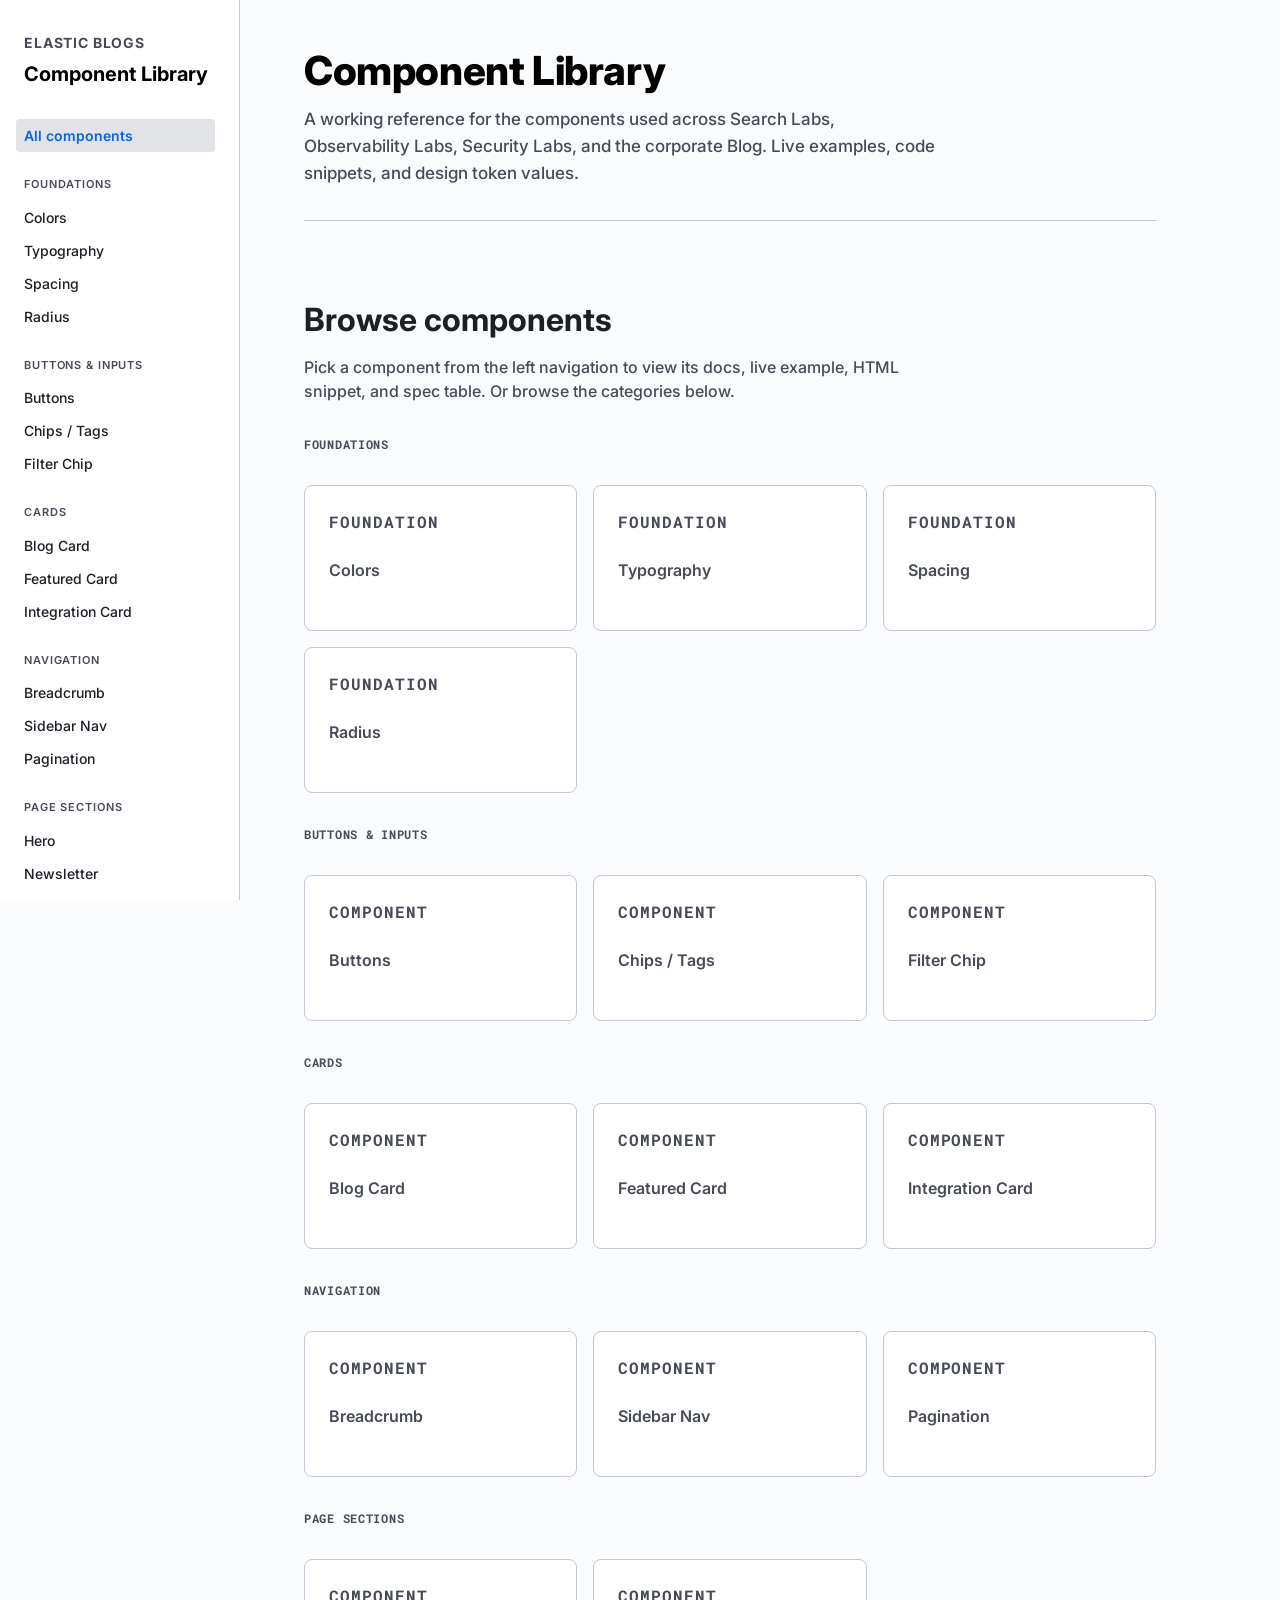
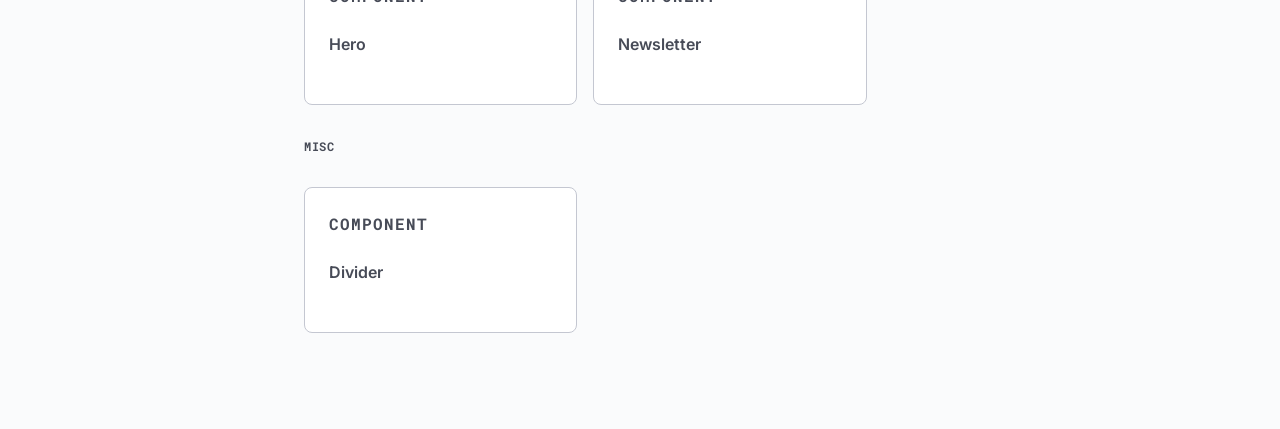
<file: components.html>
<!DOCTYPE html>
<html lang="en">
<head>
<meta charset="UTF-8" />
<meta name="viewport" content="width=device-width, initial-scale=1" />
<title>Elastic Blogs — Component Library</title>
<link rel="preconnect" href="https://fonts.googleapis.com" />
<link rel="preconnect" href="https://fonts.gstatic.com" crossorigin />
<link href="https://fonts.googleapis.com/css2?family=Inter:wght@400;500;600;700;800;900&family=Roboto+Mono:wght@500;700&display=swap" rel="stylesheet" />
<style>
  /* Inline fallback for experimental tokens — see design-system.css for full context.
     This block only takes effect if design-system.css fails to load. */
  :root {
    --fw-body: 500;  /* EXPERIMENT 2026-05-14: body weight Medium (vs default 400). */
  }
</style>
<link rel="stylesheet" href="design-system.css" />
<style>
  /* =========================================================
     Component library — local docs page styles only.
     The components themselves are styled by design-system.css.
     ========================================================= */
  *, *::before, *::after { box-sizing: border-box; }
  html, body { margin: 0; padding: 0; }
  body {
    font-family: var(--font-body);
    font-size: var(--fs-body);
    line-height: var(--lh-body);
    font-weight: var(--fw-body, 400);  /* EXPERIMENT 2026-05-14: see design-system.css. */
    color: var(--gray-dark);
    background: #FAFBFC;
    -webkit-font-smoothing: antialiased;
    -moz-osx-font-smoothing: grayscale;
  }
  a { color: inherit; text-decoration: none; }

  /* ----- Layout ----- */
  .docs {
    display: grid;
    grid-template-columns: 240px minmax(0, 1fr);
    min-height: 100vh;
  }
  .docs__sidebar {
    background: var(--white);
    border-right: 1px solid var(--border);
    padding: var(--s-32) var(--s-24);
    position: sticky;
    top: 0;
    align-self: start;
    height: 100vh;
    overflow-y: auto;
  }
  .docs__brand {
    font-family: var(--font-heading);
    font-weight: var(--fw-bold);
    font-size: 14px;
    letter-spacing: 0.06em;
    text-transform: uppercase;
    color: var(--gray);
    margin: 0 0 var(--s-8) 0;
  }
  .docs__title {
    font-family: var(--font-heading);
    font-weight: var(--fw-bold);
    font-size: 20px;
    line-height: 1.3;
    color: var(--black);
    margin: 0 0 var(--s-32) 0;
  }
  .docs__nav-group {
    margin-bottom: var(--s-24);
  }
  .docs__nav-heading {
    font-family: var(--font-body);
    font-weight: var(--fw-semibold);
    font-size: 11px;
    letter-spacing: 0.08em;
    text-transform: uppercase;
    color: var(--gray);
    margin: 0 0 var(--s-8) 0;
  }
  .docs__nav ul { list-style: none; margin: 0; padding: 0; }
  .docs__nav a {
    display: block;
    padding: 6px var(--s-8);
    margin-left: -8px;
    font-size: 14px;
    color: var(--gray-dark);
    border-radius: var(--r-4);
    transition: background-color 0.12s ease, color 0.12s ease;
  }
  .docs__nav a:hover { background: var(--gray-lightest); color: var(--blue); }

  .docs__back {
    display: inline-flex;
    align-items: center;
    gap: 6px;
    margin-top: var(--s-32);
    padding-top: var(--s-16);
    border-top: 1px solid var(--border);
    font-size: 13px;
    color: var(--blue);
    font-weight: var(--fw-medium);
  }
  .docs__back:hover { text-decoration: underline; }

  .docs__main {
    padding: var(--s-48) var(--s-64) var(--s-64);
    max-width: 980px;
  }
  .docs__intro {
    margin-bottom: var(--s-48);
    padding-bottom: var(--s-32);
    border-bottom: 1px solid var(--border);
  }
  .docs__h1 {
    font-family: var(--font-heading);
    font-weight: 800;
    font-size: 40px;
    line-height: 1.15;
    color: var(--black);
    margin: 0 0 var(--s-12) 0;
    letter-spacing: -0.01em;
  }
  .docs__lede {
    font-size: 17px;
    line-height: 1.6;
    color: var(--gray);
    margin: 0;
    max-width: 640px;
  }

  /* ----- Sections ----- */
  .docs__section { margin-bottom: var(--s-64); }
  /* Router behavior — only the active section is shown */
  .docs__section[hidden] { display: none !important; }
  /* Active nav-link state */
  .docs__nav a[aria-current="page"] {
    background: var(--gray-lightest);
    color: var(--blue);
    font-weight: var(--fw-semibold);
  }
  /* Home/intro state (shown when no hash) */
  .docs__home {
    padding: var(--s-32) 0;
  }
  .docs__home h2 {
    font-family: var(--font-heading);
    font-weight: var(--fw-bold);
    font-size: var(--fs-h3);
    line-height: var(--lh-h3);
    color: var(--gray-dark);
    margin: 0 0 var(--s-16);
  }
  .docs__home p {
    font-size: var(--fs-body);
    line-height: var(--lh-body);
    color: var(--gray);
    max-width: 640px;
    margin: 0 0 var(--s-24);
  }
  .docs__home-grid {
    display: grid;
    grid-template-columns: repeat(auto-fill, minmax(220px, 1fr));
    gap: var(--s-16);
    margin-top: var(--s-32);
  }
  .docs__home-card {
    display: block;
    padding: var(--s-24);
    background: var(--white);
    border: 1px solid var(--border);
    border-radius: var(--r-8);
    text-decoration: none;
    color: inherit;
    transition: border-color 0.15s ease;
  }
  .docs__home-card:hover { border-color: var(--blue); }
  .docs__home-card-cat {
    font-family: var(--font-mono);
    font-size: 11px;
    font-weight: var(--fw-bold);
    text-transform: uppercase;
    letter-spacing: 0.06em;
    color: var(--gray);
    margin: 0 0 var(--s-8);
  }
  .docs__home-card-name {
    font-size: var(--fs-body);
    font-weight: var(--fw-semibold);
    color: var(--gray-dark);
    margin: 0;
  }
  .docs__section:last-child { margin-bottom: 0; }
  .docs__h2 {
    font-family: var(--font-heading);
    font-weight: var(--fw-bold);
    font-size: 28px;
    line-height: 1.3;
    color: var(--black);
    margin: 0 0 var(--s-8) 0;
    letter-spacing: -0.005em;
  }
  .docs__section-desc {
    font-size: 15px;
    line-height: 1.6;
    color: var(--gray);
    margin: 0 0 var(--s-32) 0;
    max-width: 640px;
  }

  .docs__h3 {
    font-family: var(--font-heading);
    font-weight: var(--fw-semibold);
    font-size: 18px;
    line-height: 1.4;
    color: var(--black);
    margin: 0 0 var(--s-16) 0;
  }

  /* ----- Stage: where components are displayed ----- */
  .stage {
    background: var(--white);
    border: 1px solid var(--border);
    border-radius: var(--r-8);
    padding: var(--s-32);
    margin-bottom: var(--s-16);
    display: flex;
    flex-wrap: wrap;
    gap: var(--s-16);
    align-items: center;
  }
  .stage--dark {
    background: var(--gray-lightest);
  }
  .stage__label {
    width: 100%;
    font-size: 11px;
    font-weight: var(--fw-semibold);
    letter-spacing: 0.08em;
    text-transform: uppercase;
    color: var(--gray);
    margin-bottom: var(--s-8);
  }

  /* ----- Code block ----- */
  .code {
    background: #1F2228;
    color: #E6ECF3;
    border-radius: var(--r-8);
    padding: var(--s-16) var(--s-24);
    margin: 0 0 var(--s-32) 0;
    font-family: var(--font-mono);
    font-size: 13px;
    line-height: 1.7;
    overflow-x: auto;
    white-space: pre;
  }
  .code .tag    { color: #FF9CC7; }
  .code .attr   { color: #FFD580; }
  .code .str    { color: #A8E6A1; }
  .code .comm   { color: var(--gray); font-style: italic; }

  /* ----- Spec block (right side of paired layout) ----- */
  .spec {
    background: var(--gray-lightest);
    border-radius: var(--r-8);
    padding: var(--s-24);
    font-size: 13px;
    line-height: 1.7;
  }
  .spec dl { margin: 0; display: grid; grid-template-columns: max-content 1fr; gap: var(--s-4) var(--s-16); }
  .spec dt { font-weight: var(--fw-semibold); color: var(--gray); }
  .spec dd { margin: 0; color: var(--gray-dark); font-family: var(--font-mono); font-size: 12px; }

  .pair {
    display: grid;
    grid-template-columns: minmax(0, 1fr) 280px;
    gap: var(--s-24);
    align-items: start;
    margin-bottom: var(--s-32);
  }
  @media (max-width: 1100px) {
    .pair { grid-template-columns: 1fr; }
    .docs { grid-template-columns: 1fr; }
    .docs__sidebar { position: static; height: auto; }
    .docs__main { padding: var(--s-32); }
  }

  /* ----- Tokens: color swatches ----- */
  .swatch-grid {
    display: grid;
    grid-template-columns: repeat(auto-fill, minmax(220px, 1fr));
    gap: var(--s-16);
    margin-bottom: var(--s-32);
  }
  .swatch {
    border: 1px solid var(--border);
    border-radius: var(--r-8);
    overflow: hidden;
    background: var(--white);
  }
  .swatch__color {
    height: 80px;
    border-bottom: 1px solid var(--border);
  }
  .swatch__meta {
    padding: var(--s-12) var(--s-16);
  }
  .swatch__name {
    font-family: var(--font-mono);
    font-size: 13px;
    font-weight: var(--fw-semibold);
    color: var(--gray-dark);
    margin: 0 0 2px 0;
  }
  .swatch__hex {
    font-family: var(--font-mono);
    font-size: 12px;
    color: var(--gray);
    margin: 0;
  }
  .swatch__note {
    font-size: 12px;
    color: var(--gray);
    margin: var(--s-4) 0 0 0;
    line-height: 1.4;
  }

  /* ----- Tokens: scale tables ----- */
  .token-table {
    width: 100%;
    border-collapse: collapse;
    font-size: 13px;
    margin-bottom: var(--s-32);
    border: 1px solid var(--border);
    border-radius: var(--r-8);
    overflow: hidden;
    background: var(--white);
  }
  .token-table th,
  .token-table td {
    text-align: left;
    padding: var(--s-12) var(--s-16);
    border-bottom: 1px solid var(--border);
    vertical-align: middle;
  }
  .token-table th {
    background: var(--gray-lightest);
    font-weight: var(--fw-semibold);
    font-size: 11px;
    text-transform: uppercase;
    letter-spacing: 0.06em;
    color: var(--gray);
  }
  .token-table tr:last-child td { border-bottom: none; }
  .token-table .var {
    font-family: var(--font-mono);
    font-size: 12px;
    color: var(--gray-dark);
    font-weight: var(--fw-semibold);
  }
  .token-table .val {
    font-family: var(--font-mono);
    font-size: 12px;
    color: var(--gray);
  }

  /* Spacing visualization */
  .spacing-bar {
    height: 16px;
    background: var(--blue);
    border-radius: 2px;
  }

  /* Type sample row */
  .type-sample {
    margin: 0;
    color: var(--gray-dark);
  }
</style>
</head>
<body>

<div class="docs">

  <!-- =================== SIDEBAR =================== -->
  <aside class="docs__sidebar">
    <p class="docs__brand">Elastic Blogs</p>
    <h1 class="docs__title">Component Library</h1>

    <nav class="docs__nav">
      <div class="docs__nav-group">
        <ul>
          <li><a href="#home">All components</a></li>
        </ul>
      </div>
      <div class="docs__nav-group">
        <p class="docs__nav-heading">Foundations</p>
        <ul>
          <li><a href="#colors">Colors</a></li>
          <li><a href="#typography">Typography</a></li>
          <li><a href="#spacing">Spacing</a></li>
          <li><a href="#radius">Radius</a></li>
        </ul>
      </div>
      <div class="docs__nav-group">
        <p class="docs__nav-heading">Buttons &amp; Inputs</p>
        <ul>
          <li><a href="#buttons">Buttons</a></li>
          <li><a href="#chips">Chips / Tags</a></li>
          <li><a href="#chip-input">Filter Chip</a></li>
        </ul>
      </div>
      <div class="docs__nav-group">
        <p class="docs__nav-heading">Cards</p>
        <ul>
          <li><a href="#blog-card">Blog Card</a></li>
          <li><a href="#featured-card">Featured Card</a></li>
          <li><a href="#integration-card">Integration Card</a></li>
        </ul>
      </div>
      <div class="docs__nav-group">
        <p class="docs__nav-heading">Navigation</p>
        <ul>
          <li><a href="#breadcrumb">Breadcrumb</a></li>
          <li><a href="#side-nav">Sidebar Nav</a></li>
          <li><a href="#pagination">Pagination</a></li>
        </ul>
      </div>
      <div class="docs__nav-group">
        <p class="docs__nav-heading">Page sections</p>
        <ul>
          <li><a href="#hero">Hero</a></li>
          <li><a href="#newsletter">Newsletter</a></li>
        </ul>
      </div>
      <div class="docs__nav-group">
        <p class="docs__nav-heading">Misc</p>
        <ul>
          <li><a href="#divider">Divider</a></li>
        </ul>
      </div>
    </nav>

    <a href="index.html" class="docs__back">
      <svg width="14" height="14" viewBox="0 0 24 24" fill="none" stroke="currentColor" stroke-width="2" stroke-linecap="round" stroke-linejoin="round"><line x1="19" y1="12" x2="5" y2="12"/><polyline points="12 19 5 12 12 5"/></svg>
      Back to prototype
    </a>
  </aside>

  <!-- =================== MAIN =================== -->
  <main class="docs__main">

    <header class="docs__intro">
      <h1 class="docs__h1">Component Library</h1>
      <p class="docs__lede">A working reference for the components used across Search Labs, Observability Labs, Security Labs, and the corporate Blog. Live examples, code snippets, and design token values.</p>
    </header>

    <!-- Home view — shown when no component is selected (no URL hash) -->
    <section class="docs__home" id="home">
      <h2>Browse components</h2>
      <p>Pick a component from the left navigation to view its docs, live example, HTML snippet, and spec table. Or browse the categories below.</p>

      <h3 style="font-family: var(--font-mono); font-size: 12px; font-weight: var(--fw-bold); letter-spacing: 0.06em; text-transform: uppercase; color: var(--gray); margin: var(--s-32) 0 var(--s-12);">Foundations</h3>
      <div class="docs__home-grid">
        <a href="#colors" class="docs__home-card"><p class="docs__home-card-cat">Foundation</p><p class="docs__home-card-name">Colors</p></a>
        <a href="#typography" class="docs__home-card"><p class="docs__home-card-cat">Foundation</p><p class="docs__home-card-name">Typography</p></a>
        <a href="#spacing" class="docs__home-card"><p class="docs__home-card-cat">Foundation</p><p class="docs__home-card-name">Spacing</p></a>
        <a href="#radius" class="docs__home-card"><p class="docs__home-card-cat">Foundation</p><p class="docs__home-card-name">Radius</p></a>
      </div>

      <h3 style="font-family: var(--font-mono); font-size: 12px; font-weight: var(--fw-bold); letter-spacing: 0.06em; text-transform: uppercase; color: var(--gray); margin: var(--s-32) 0 var(--s-12);">Buttons &amp; Inputs</h3>
      <div class="docs__home-grid">
        <a href="#buttons" class="docs__home-card"><p class="docs__home-card-cat">Component</p><p class="docs__home-card-name">Buttons</p></a>
        <a href="#chips" class="docs__home-card"><p class="docs__home-card-cat">Component</p><p class="docs__home-card-name">Chips / Tags</p></a>
        <a href="#chip-input" class="docs__home-card"><p class="docs__home-card-cat">Component</p><p class="docs__home-card-name">Filter Chip</p></a>
      </div>

      <h3 style="font-family: var(--font-mono); font-size: 12px; font-weight: var(--fw-bold); letter-spacing: 0.06em; text-transform: uppercase; color: var(--gray); margin: var(--s-32) 0 var(--s-12);">Cards</h3>
      <div class="docs__home-grid">
        <a href="#blog-card" class="docs__home-card"><p class="docs__home-card-cat">Component</p><p class="docs__home-card-name">Blog Card</p></a>
        <a href="#featured-card" class="docs__home-card"><p class="docs__home-card-cat">Component</p><p class="docs__home-card-name">Featured Card</p></a>
        <a href="#integration-card" class="docs__home-card"><p class="docs__home-card-cat">Component</p><p class="docs__home-card-name">Integration Card</p></a>
      </div>

      <h3 style="font-family: var(--font-mono); font-size: 12px; font-weight: var(--fw-bold); letter-spacing: 0.06em; text-transform: uppercase; color: var(--gray); margin: var(--s-32) 0 var(--s-12);">Navigation</h3>
      <div class="docs__home-grid">
        <a href="#breadcrumb" class="docs__home-card"><p class="docs__home-card-cat">Component</p><p class="docs__home-card-name">Breadcrumb</p></a>
        <a href="#side-nav" class="docs__home-card"><p class="docs__home-card-cat">Component</p><p class="docs__home-card-name">Sidebar Nav</p></a>
        <a href="#pagination" class="docs__home-card"><p class="docs__home-card-cat">Component</p><p class="docs__home-card-name">Pagination</p></a>
      </div>

      <h3 style="font-family: var(--font-mono); font-size: 12px; font-weight: var(--fw-bold); letter-spacing: 0.06em; text-transform: uppercase; color: var(--gray); margin: var(--s-32) 0 var(--s-12);">Page sections</h3>
      <div class="docs__home-grid">
        <a href="#hero" class="docs__home-card"><p class="docs__home-card-cat">Component</p><p class="docs__home-card-name">Hero</p></a>
        <a href="#newsletter" class="docs__home-card"><p class="docs__home-card-cat">Component</p><p class="docs__home-card-name">Newsletter</p></a>
      </div>

      <h3 style="font-family: var(--font-mono); font-size: 12px; font-weight: var(--fw-bold); letter-spacing: 0.06em; text-transform: uppercase; color: var(--gray); margin: var(--s-32) 0 var(--s-12);">Misc</h3>
      <div class="docs__home-grid">
        <a href="#divider" class="docs__home-card"><p class="docs__home-card-cat">Component</p><p class="docs__home-card-name">Divider</p></a>
      </div>
    </section>

    <!-- =========================================================
         FOUNDATIONS — COLORS
         ========================================================= -->
    <section class="docs__section" id="colors">
      <h2 class="docs__h2">Colors</h2>
      <p class="docs__section-desc">A two-family surface system (Neutral grays + Brand blues) plus a shared text scale, all WCAG AA/AAA-vetted (per the Elastic library "Rule #1"). Brand colors (Elastic blue and yellow) sit alongside the surface families for chrome and accents. The thirteen legacy Search Labs tokens (<code style="font-family: 'Roboto Mono', ui-monospace, monospace; font-size: 13px; color: #0B64DD;">--gray</code>, <code style="font-family: 'Roboto Mono', ui-monospace, monospace; font-size: 13px; color: #0B64DD;">--white</code>, <code style="font-family: 'Roboto Mono', ui-monospace, monospace; font-size: 13px; color: #0B64DD;">--border</code>, etc.) are preserved as <strong>aliases</strong> that resolve to the new tokens — they keep existing CSS rendering while the prototype migrates to the new names.</p>

      <h3 class="docs__h3">Brand colors</h3>
      <div class="swatch-grid">
        <div class="swatch">
          <div class="swatch__color" style="background: #0B64DD;"></div>
          <div class="swatch__meta">
            <p class="swatch__name">--brand-elastic-blue</p>
            <p class="swatch__hex">var(--brand-elastic-blue)</p>
            <p class="swatch__note">Elastic primary brand blue. Buttons, links, chips, hover states.</p>
          </div>
        </div>
        <div class="swatch">
          <div class="swatch__color" style="background: #FEC514;"></div>
          <div class="swatch__meta">
            <p class="swatch__name">--brand-elastic-yellow</p>
            <p class="swatch__hex">#FEC514</p>
            <p class="swatch__note">Brand yellow. Legacy decorative use.</p>
          </div>
        </div>
        <div class="swatch">
          <div class="swatch__color" style="background: #FDC031;"></div>
          <div class="swatch__meta">
            <p class="swatch__name">--brand-elastic-yellow-dark</p>
            <p class="swatch__hex">#FDC031</p>
          </div>
        </div>
        <div class="swatch">
          <div class="swatch__color" style="background: #FFDA3D;"></div>
          <div class="swatch__meta">
            <p class="swatch__name">--brand-elastic-yellow-light</p>
            <p class="swatch__hex">#FFDA3D</p>
          </div>
        </div>
      </div>

      <h3 class="docs__h3">Neutral surfaces</h3>
      <p class="docs__section-desc" style="margin-top: -8px;">Light to dark. Pre-vetted against the text scale below for WCAG contrast.</p>
      <div class="swatch-grid">
        <div class="swatch">
          <div class="swatch__color" style="background: #FFFFFF; box-shadow: inset 0 0 0 1px #C4C7D1;"></div>
          <div class="swatch__meta"><p class="swatch__name">--surface-neutral-1</p><p class="swatch__hex">var(--white)</p><p class="swatch__note">Base light surface (White 0). Default page background.</p></div>
        </div>
        <div class="swatch">
          <div class="swatch__color" style="background: #E2E3E7;"></div>
          <div class="swatch__meta"><p class="swatch__name">--surface-neutral-2</p><p class="swatch__hex">#E2E3E7</p><p class="swatch__note">Subtle section background (Gray 50). Hero panels, dividers between content blocks.</p></div>
        </div>
        <div class="swatch">
          <div class="swatch__color" style="background: #C4C7D1;"></div>
          <div class="swatch__meta"><p class="swatch__name">--surface-neutral-3</p><p class="swatch__hex">#C4C7D1</p><p class="swatch__note">Accent / hairline-as-surface (Gray 200). Doubles as the canonical border color.</p></div>
        </div>
        <div class="swatch">
          <div class="swatch__color" style="background: #373A45;"></div>
          <div class="swatch__meta"><p class="swatch__name">--surface-neutral-dark-1</p><p class="swatch__hex">#373A45</p><p class="swatch__note">Dark surface, lighter shade (Gray 800).</p></div>
        </div>
        <div class="swatch">
          <div class="swatch__color" style="background: #1D1F26;"></div>
          <div class="swatch__meta"><p class="swatch__name">--surface-neutral-dark-2</p><p class="swatch__hex">#1D1F26</p><p class="swatch__note">Dark surface (Gray 1000).</p></div>
        </div>
        <div class="swatch">
          <div class="swatch__color" style="background: #000000;"></div>
          <div class="swatch__meta"><p class="swatch__name">--surface-neutral-dark-3</p><p class="swatch__hex">#000000</p><p class="swatch__note">Deepest dark surface (Black 1000). Footer.</p></div>
        </div>
      </div>

      <h3 class="docs__h3">Brand surfaces</h3>
      <p class="docs__section-desc" style="margin-top: -8px;">Tinted blues, light to dark. Pair with the text scale for branded panels and CTAs.</p>
      <div class="swatch-grid">
        <div class="swatch">
          <div class="swatch__color" style="background: #D9E8FF;"></div>
          <div class="swatch__meta"><p class="swatch__name">--surface-brand-1</p><p class="swatch__hex">#D9E8FF</p><p class="swatch__note">Lightest brand surface (Blue E 50).</p></div>
        </div>
        <div class="swatch">
          <div class="swatch__color" style="background: #BFDBFF;"></div>
          <div class="swatch__meta"><p class="swatch__name">--surface-brand-2</p><p class="swatch__hex">#BFDBFF</p><p class="swatch__note">Light brand surface (Blue E 100).</p></div>
        </div>
        <div class="swatch">
          <div class="swatch__color" style="background: #A3CBFF;"></div>
          <div class="swatch__meta"><p class="swatch__name">--surface-brand-3</p><p class="swatch__hex">#A3CBFF</p><p class="swatch__note">Deepest pale brand surface (Blue E 200).</p></div>
        </div>
        <div class="swatch">
          <div class="swatch__color" style="background: #123778;"></div>
          <div class="swatch__meta"><p class="swatch__name">--surface-brand-dark-1</p><p class="swatch__hex">#123778</p><p class="swatch__note">Dark brand surface (Blue E 800).</p></div>
        </div>
        <div class="swatch">
          <div class="swatch__color" style="background: #0D2F5E;"></div>
          <div class="swatch__meta"><p class="swatch__name">--surface-brand-dark-2</p><p class="swatch__hex">#0D2F5E</p><p class="swatch__note">Dark brand surface (Blue E 900).</p></div>
        </div>
        <div class="swatch">
          <div class="swatch__color" style="background: #0A2342;"></div>
          <div class="swatch__meta"><p class="swatch__name">--surface-brand-dark-3</p><p class="swatch__hex">#0A2342</p><p class="swatch__note">Deepest dark brand surface (Blue E 1000).</p></div>
        </div>
      </div>

      <h3 class="docs__h3">Text scale</h3>
      <p class="docs__section-desc" style="margin-top: -8px;">Three tones for text on light surfaces and three inverse tones for text on dark surfaces. Each pairing is pre-vetted for WCAG AA/AAA contrast.</p>
      <div class="swatch-grid">
        <div class="swatch">
          <div class="swatch__color" style="background: #1D1F26;"></div>
          <div class="swatch__meta"><p class="swatch__name">--text-default</p><p class="swatch__hex">#1D1F26</p><p class="swatch__note">Primary text on light surfaces. AAA contrast on white.</p></div>
        </div>
        <div class="swatch">
          <div class="swatch__color" style="background: #373A45;"></div>
          <div class="swatch__meta"><p class="swatch__name">--text-subtler</p><p class="swatch__hex">#373A45</p><p class="swatch__note">Secondary text on light surfaces.</p></div>
        </div>
        <div class="swatch">
          <div class="swatch__color" style="background: #474B57;"></div>
          <div class="swatch__meta"><p class="swatch__name">--text-subtlest</p><p class="swatch__hex">#474B57</p><p class="swatch__note">Tertiary text on light surfaces. ~9.5:1 contrast on white (AAA).</p></div>
        </div>
        <div class="swatch">
          <div class="swatch__color" style="background: #E2E3E7; box-shadow: inset 0 0 0 1px #C4C7D1;"></div>
          <div class="swatch__meta"><p class="swatch__name">--text-inverse-default</p><p class="swatch__hex">#E2E3E7</p><p class="swatch__note">Primary text on dark surfaces.</p></div>
        </div>
        <div class="swatch">
          <div class="swatch__color" style="background: #C4C7D1;"></div>
          <div class="swatch__meta"><p class="swatch__name">--text-inverse-subtler</p><p class="swatch__hex">#C4C7D1</p><p class="swatch__note">Secondary text on dark surfaces.</p></div>
        </div>
        <div class="swatch">
          <div class="swatch__color" style="background: #B2B6C2;"></div>
          <div class="swatch__meta"><p class="swatch__name">--text-inverse-subtlest</p><p class="swatch__hex">#B2B6C2</p><p class="swatch__note">Tertiary text on dark surfaces.</p></div>
        </div>
      </div>

      <h3 class="docs__h3">Legacy aliases</h3>
      <p class="docs__section-desc" style="margin-top: -8px;">Thirteen original Search Labs color tokens, kept so existing CSS keeps rendering. Each redirects to one of the new tokens above. New code should reach for the canonical name; over time these aliases can be retired as references migrate.</p>
      <table class="token-table">
        <thead>
          <tr><th>Legacy token</th><th>Now resolves to</th><th>Value</th><th>Was before migration</th></tr>
        </thead>
        <tbody>
          <tr><td class="var">--white</td>         <td class="var">--surface-neutral-1</td>          <td class="val">var(--white)</td>                <td class="val">var(--white) (Δ 0)</td></tr>
          <tr><td class="var">--black</td>         <td class="var">--surface-neutral-dark-3</td>     <td class="val">#000000</td>                <td class="val">#0B0C0E (slightly darker)</td></tr>
          <tr><td class="var">--footer-bg</td>     <td class="var">--surface-neutral-dark-3</td>     <td class="val">#000000</td>                <td class="val">#0E0F10 (slightly darker)</td></tr>
          <tr><td class="var">--gray-dark</td>     <td class="var">--text-default</td>               <td class="val">#1D1F26</td>                <td class="val">#2E3137 (darker, +AAA)</td></tr>
          <tr><td class="var">--gray</td>          <td class="var">--text-subtlest</td>              <td class="val">#474B57</td>                <td class="val">#6B7079 (noticeably darker)</td></tr>
          <tr><td class="var">--gray-medium</td>   <td class="var">--surface-neutral-3</td>          <td class="val">#C4C7D1</td>                <td class="val">#C8D1E9 (tiny shift, cooler)</td></tr>
          <tr><td class="var">--gray-lightest</td> <td class="var">--surface-neutral-2</td>          <td class="val">#E2E3E7</td>                <td class="val">#F5F8FB (visibly grayer)</td></tr>
          <tr><td class="var">--border</td>        <td class="var">--surface-neutral-3</td>          <td class="val">#C4C7D1</td>                <td class="val">#E6ECF3 (darker hairlines)</td></tr>
          <tr><td class="var">--hero-bg</td>       <td class="var">--surface-neutral-2</td>          <td class="val">#E2E3E7</td>                <td class="val">#F5F8FB (same Δ as gray-lightest)</td></tr>
          <tr><td class="var">--primary</td>       <td class="var">--brand-elastic-yellow</td>       <td class="val">#FEC514</td>                <td class="val">#FEC514 (Δ 0)</td></tr>
          <tr><td class="var">--primary-dark</td>  <td class="var">--brand-elastic-yellow-dark</td>  <td class="val">#FDC031</td>                <td class="val">#FDC031 (Δ 0)</td></tr>
          <tr><td class="var">--yellow-light</td>  <td class="var">--brand-elastic-yellow-light</td> <td class="val">#FFDA3D</td>                <td class="val">#FFDA3D (Δ 0)</td></tr>
          <tr><td class="var">--blue</td>          <td class="var">--brand-elastic-blue</td>         <td class="val">var(--brand-elastic-blue)</td>                <td class="val">var(--brand-elastic-blue) (Δ 0)</td></tr>
        </tbody>
      </table>
    </section>

    <!-- =========================================================
         FOUNDATIONS — TYPOGRAPHY
         ========================================================= -->
    <section class="docs__section" id="typography">
      <h2 class="docs__h2">Typography</h2>
      <p class="docs__section-desc">Two type families. Headings use Mier B (with Inter as fallback); body copy and UI use Inter. Code samples use Roboto Mono. Sizes and line-heights are aligned to the Elastic library type scale — heading sizes round up slightly from the original Search Labs values, and line-heights tighten consistently.</p>
      <p class="docs__section-desc" style="padding: 12px 16px; background: #E8F5E9; border-left: 4px solid #2E7D32; border-radius: 4px;"><strong>✓ Mier B is loaded.</strong> All 10 weight/style combinations (Regular, Italic, Demi, DemiItalic, Bold, BoldItalic, ExtraBold, ExtraBoldItalic, Heavy, HeavyItalic) are self-hosted alongside <code style="font-family: 'Roboto Mono', ui-monospace, monospace; font-size: 13px;">design-system.css</code> as <code style="font-family: 'Roboto Mono', ui-monospace, monospace; font-size: 13px;">.woff2</code> + <code style="font-family: 'Roboto Mono', ui-monospace, monospace; font-size: 13px;">.woff</code> files. Loaded via <code style="font-family: 'Roboto Mono', ui-monospace, monospace; font-size: 13px;">@font-face</code> with <code style="font-family: 'Roboto Mono', ui-monospace, monospace; font-size: 13px;">font-display: swap</code> — text renders in Inter immediately, then swaps to Mier B when the font finishes loading. Headings now render in the proper brand typeface.</p>

      <h3 class="docs__h3">Font families</h3>
      <table class="token-table">
        <thead>
          <tr><th>Token</th><th>Family stack</th><th>Sample</th></tr>
        </thead>
        <tbody>
          <tr>
            <td class="var">--font-heading</td>
            <td class="val">'Mier B', 'Inter', system-ui, sans-serif</td>
            <td><p class="type-sample" style="font-family: 'Mier B', 'Inter', system-ui, sans-serif; font-size: 20px; font-weight: 700;">Heading sample</p></td>
          </tr>
          <tr>
            <td class="var">--font-body</td>
            <td class="val">'Inter', system-ui, sans-serif</td>
            <td><p class="type-sample" style="font-family: 'Inter', system-ui, sans-serif; font-size: 16px;">Body text sample</p></td>
          </tr>
          <tr>
            <td class="var">--font-mono</td>
            <td class="val">'Roboto Mono', ui-monospace, monospace</td>
            <td><p class="type-sample" style="font-family: 'Roboto Mono', ui-monospace, monospace; font-size: 14px;">code &amp; mono labels</p></td>
          </tr>
        </tbody>
      </table>

      <h3 class="docs__h3">Type scale</h3>
      <table class="token-table">
        <thead>
          <tr><th>Token</th><th>Size / line-height</th><th>Library class</th><th>Sample</th></tr>
        </thead>
        <tbody>
          <tr>
            <td class="var">--fs-h2</td>
            <td class="val">40px / 1.2</td>
            <td class="val">Headline Large</td>
            <td><p class="type-sample" style="font-family: 'Mier B', 'Inter', system-ui, sans-serif; font-size: var(--fs-h2); line-height: var(--lh-h2); font-weight: 700;">Heading 2</p></td>
          </tr>
          <tr>
            <td class="var">--fs-h3</td>
            <td class="val">32px / 1.2</td>
            <td class="val">Headline Small</td>
            <td><p class="type-sample" style="font-family: 'Mier B', 'Inter', system-ui, sans-serif; font-size: var(--fs-h3); line-height: var(--lh-h3); font-weight: 700;">Heading 3</p></td>
          </tr>
          <tr>
            <td class="var">--fs-title-l</td>
            <td class="val">28px / 1.3</td>
            <td class="val">Title Large</td>
            <td><p class="type-sample" style="font-family: 'Mier B', 'Inter', system-ui, sans-serif; font-size: var(--fs-title-l); line-height: var(--lh-title-l); font-weight: 700;">Title Large</p></td>
          </tr>
          <tr>
            <td class="var">--fs-h4</td>
            <td class="val">25px / 1.3</td>
            <td class="val">Title Medium</td>
            <td><p class="type-sample" style="font-family: 'Mier B', 'Inter', system-ui, sans-serif; font-size: var(--fs-h4); line-height: var(--lh-h4); font-weight: 600;">Heading 4</p></td>
          </tr>
          <tr>
            <td class="var">--fs-h5</td>
            <td class="val">22px / 1.3</td>
            <td class="val">Title Small</td>
            <td><p class="type-sample" style="font-family: 'Mier B', 'Inter', system-ui, sans-serif; font-size: var(--fs-h5); line-height: var(--lh-h5); font-weight: 600;">Heading 5</p></td>
          </tr>
          <tr>
            <td class="var">--fs-lead</td>
            <td class="val">18px / 1.5</td>
            <td class="val">Body XLarge</td>
            <td><p class="type-sample" style="font-size: var(--fs-lead); line-height: var(--lh-lead);">Lead paragraph — hero subtitles and card descriptions.</p>
            </td>
          </tr>
          <tr>
            <td class="var">--fs-link</td>
            <td class="val">16px / 1.5</td>
            <td class="val">Body Large / Label XLarge</td>
            <td><p class="type-sample" style="font-size: var(--fs-link); line-height: var(--lh-link); font-weight: 500;">Link / button label</p></td>
          </tr>
          <tr>
            <td class="var">--fs-body</td>
            <td class="val">16px / 1.5</td>
            <td class="val">Body Large</td>
            <td><p class="type-sample" style="font-size: var(--fs-body); line-height: var(--lh-body);">Body text — the default for paragraphs and UI labels.</p></td>
          </tr>
          <tr>
            <td class="var">--fs-small</td>
            <td class="val">14px / 1.5</td>
            <td class="val">Body Medium / Label Large / Code Medium</td>
            <td><p class="type-sample" style="font-size: var(--fs-small); line-height: var(--lh-small);">Small text — used for metadata, captions, chips.</p></td>
          </tr>
          <tr>
            <td class="var">--fs-xs</td>
            <td class="val">12px / 1.5</td>
            <td class="val">Body Small / Label Medium / Code Small</td>
            <td><p class="type-sample" style="font-size: var(--fs-xs); line-height: var(--lh-xs);">Extra-small text — fine print, tertiary labels.</p></td>
          </tr>
          <tr>
            <td class="var">--fs-label-s</td>
            <td class="val">11px / 1.5</td>
            <td class="val">Label Small</td>
            <td><p class="type-sample" style="font-size: var(--fs-label-s); line-height: var(--lh-label-s); font-weight: 500;">Label Small — mono category tags.</p></td>
          </tr>
        </tbody>
      </table>

      <h3 class="docs__h3">Font weights</h3>
      <table class="token-table">
        <thead>
          <tr><th>Token</th><th>Value</th><th>Notes</th></tr>
        </thead>
        <tbody>
          <tr>
            <td class="var">--fw-regular</td>
            <td class="val">400 (Inter Regular)</td>
            <td class="val">Browser default; used where the body experiment doesn't apply. ~3 uses.</td>
          </tr>
          <tr>
            <td class="var">--fw-medium</td>
            <td class="val">500 (Inter Medium)</td>
            <td class="val">UI labels, secondary headings, chip text, popular-item dates, link labels. ~17 uses. Library binds all Body / Label / Code styles at this weight.</td>
          </tr>
          <tr>
            <td class="var">--fw-semibold</td>
            <td class="val">600 (Inter SemiBold)</td>
            <td class="val">Sub-headings (h4, h5), card titles, button labels (non-primary). ~17 uses.</td>
          </tr>
          <tr>
            <td class="var">--fw-bold</td>
            <td class="val">700 (Inter / Mier B Bold)</td>
            <td class="val">Headings (h1–h3), primary buttons, emphasis. ~63 uses. <strong>⚠ Deviation from library spec:</strong> library binds Display / Headline / Title styles at <strong>800 (ExtraBold)</strong>. We use 700 (Bold) instead — chosen for visual preference (ExtraBold read too heavy in our layout context). Mier B ExtraBold IS loaded and available; to switch to library spec, change <code style="font-family: 'Roboto Mono', ui-monospace, monospace; font-size: 13px;">--fw-bold: 700</code> → <code style="font-family: 'Roboto Mono', ui-monospace, monospace; font-size: 13px;">800</code> in <code style="font-family: 'Roboto Mono', ui-monospace, monospace; font-size: 13px;">design-system.css</code>. Session history: 700 (S15) → 800 (S19, library match) → 700 (S22, design choice).</td>
          </tr>
          <tr>
            <td class="var">--fw-body</td>
            <td class="val">500 (Inter Medium)</td>
            <td class="val">🧪 <strong>Experiment</strong> — applies only to the base <code style="font-family: 'Roboto Mono', ui-monospace, monospace; font-size: 13px;">body</code> rule. Kept distinct from <code style="font-family: 'Roboto Mono', ui-monospace, monospace; font-size: 13px;">--fw-medium</code> because it answers a different question ("what weight is body, specifically?" vs. "what weight is Inter Medium?"). Toggling this token reverts the body experiment without affecting any other 500-weight usage. Inline fallback <code style="font-family: 'Roboto Mono', ui-monospace, monospace; font-size: 13px;">&lt;style&gt;</code> in <code style="font-family: 'Roboto Mono', ui-monospace, monospace; font-size: 13px;">index.html</code> + <code style="font-family: 'Roboto Mono', ui-monospace, monospace; font-size: 13px;">components.html</code> serves as a safety net if <code style="font-family: 'Roboto Mono', ui-monospace, monospace; font-size: 13px;">design-system.css</code> fails to load.</td>
          </tr>
        </tbody>
      </table>
    </section>

    <!-- =========================================================
         FOUNDATIONS — SPACING
         ========================================================= -->
    <section class="docs__section" id="spacing">
      <h2 class="docs__h2">Spacing</h2>
      <p class="docs__section-desc">A linear 4 / 8-based scale. Use these tokens for padding, margin, and gap — avoid one-off pixel values. Every Search Labs <code style="font-family: 'Roboto Mono', ui-monospace, monospace; font-size: 13px; color: #0B64DD;">--s-*</code> value is an exact match to a primitive in the Elastic library dimension scale (Δ 0 across the board).</p>

      <table class="token-table">
        <thead>
          <tr><th>Token</th><th>Value</th><th>Visualization</th></tr>
        </thead>
        <tbody>
          <tr><td class="var">--s-4</td>  <td class="val">4px</td>  <td><div class="spacing-bar" style="width: 4px;"></div></td></tr>
          <tr><td class="var">--s-8</td>  <td class="val">8px</td>  <td><div class="spacing-bar" style="width: 8px;"></div></td></tr>
          <tr><td class="var">--s-12</td> <td class="val">12px</td> <td><div class="spacing-bar" style="width: 12px;"></div></td></tr>
          <tr><td class="var">--s-16</td> <td class="val">16px</td> <td><div class="spacing-bar" style="width: 16px;"></div></td></tr>
          <tr><td class="var">--s-24</td> <td class="val">24px</td> <td><div class="spacing-bar" style="width: 24px;"></div></td></tr>
          <tr><td class="var">--s-32</td> <td class="val">32px</td> <td><div class="spacing-bar" style="width: 32px;"></div></td></tr>
          <tr><td class="var">--s-48</td> <td class="val">48px</td> <td><div class="spacing-bar" style="width: 48px;"></div></td></tr>
          <tr><td class="var">--s-64</td> <td class="val">64px</td> <td><div class="spacing-bar" style="width: 64px;"></div></td></tr>
        </tbody>
      </table>
    </section>

    <!-- =========================================================
         FOUNDATIONS — RADIUS
         ========================================================= -->
    <section class="docs__section" id="radius">
      <h2 class="docs__h2">Radius</h2>
      <p class="docs__section-desc">Four corner-radius tokens. <code style="font-family: 'Roboto Mono', ui-monospace, monospace; font-size: 13px; color: #0B64DD;">--r-4</code> is the workhorse — used for buttons, inputs, and most cards. <code style="font-family: 'Roboto Mono', ui-monospace, monospace; font-size: 13px; color: #0B64DD;">--r-10</code> was consolidated to 8 px in the library alignment pass (no 10 px primitive exists upstream).</p>

      <table class="token-table">
        <thead>
          <tr><th>Token</th><th>Value</th><th>Used for</th></tr>
        </thead>
        <tbody>
          <tr><td class="var">--r-4</td>    <td class="val">4px</td>                              <td>Buttons, inputs, small cards</td></tr>
          <tr><td class="var">--r-8</td>    <td class="val">8px</td>                              <td>Cards, panels (and --r-10 since the consolidation)</td></tr>
          <tr><td class="var">--r-10</td>   <td class="val">8px <em>(alias to --r-8)</em></td>   <td>Featured callouts. Was 10 px pre-migration; snapped to library dimension/8.</td></tr>
          <tr><td class="var">--r-full</td> <td class="val">9999px</td>                           <td>Pills, chips, avatars</td></tr>
        </tbody>
      </table>
    </section>

    <!-- =========================================================
         COMPONENTS — BUTTONS
         ========================================================= -->
    <section class="docs__section" id="buttons">
      <h2 class="docs__h2">Buttons</h2>
      <p class="docs__section-desc">Three variants. Primary for the main call to action on a page; secondary for the alternate; tertiary for inline or low-emphasis actions. All buttons share the same 40px height and 4px radius.</p>

      <h3 class="docs__h3">Primary</h3>
      <div class="pair">
        <div>
          <div class="stage">
            <span class="stage__label">Default · Hover</span>
            <a href="#" class="btn--primary">Start free trial</a>
            <a href="#" class="btn--primary" style="background: #0855BD; border-color: #0855BD;">Start free trial</a>
          </div>
          <pre class="code"><span class="comm">&lt;!-- Primary button --&gt;</span>
<span class="tag">&lt;a</span> <span class="attr">href</span>=<span class="str">"#"</span> <span class="attr">class</span>=<span class="str">"btn--primary"</span><span class="tag">&gt;</span>Start free trial<span class="tag">&lt;/a&gt;</span></pre>
        </div>
        <div class="spec">
          <dl>
            <dt>Background</dt><dd>var(--brand-elastic-blue)</dd>
            <dt>Hover bg</dt><dd>#0855BD</dd>
            <dt>Text</dt><dd>var(--white)</dd>
            <dt>Border</dt><dd>1px solid var(--brand-elastic-blue)</dd>
            <dt>Height</dt><dd>40px</dd>
            <dt>Radius</dt><dd>var(--r-4)</dd>
          </dl>
        </div>
      </div>

      <h3 class="docs__h3">Icon variants</h3>
      <p class="docs__section-desc" style="margin-top: -8px;">Any button variant can carry a 16 px icon left, right, or on both sides. The button's flex layout handles spacing via the existing 4 px gap — no extra CSS needed. Icons use <code style="font-family: 'Roboto Mono', ui-monospace, monospace; font-size: 13px; color: #0B64DD;">stroke="currentColor"</code> so they inherit the button text color automatically. Sourced from Figma node 994:3326 (Components — Designers Area).</p>
      <div class="pair">
        <div>
          <div class="stage">
            <span class="stage__label">Trailing icon (most common for forward CTAs)</span>
            <a href="#" class="btn--primary">
              <span>Start free trial</span>
              <svg width="16" height="16" viewBox="0 0 24 24" fill="none" stroke="currentColor" stroke-width="2" stroke-linecap="round" stroke-linejoin="round" xmlns="http://www.w3.org/2000/svg" aria-hidden="true"><line x1="5" y1="12" x2="19" y2="12"/><polyline points="12 5 19 12 12 19"/></svg>
            </a>
            <a href="#" class="btn--primary">
              <span>Open in new tab</span>
              <svg width="16" height="16" viewBox="0 0 24 24" fill="none" stroke="currentColor" stroke-width="2" stroke-linecap="round" stroke-linejoin="round" xmlns="http://www.w3.org/2000/svg" aria-hidden="true"><path d="M18 13v6a2 2 0 0 1-2 2H5a2 2 0 0 1-2-2V8a2 2 0 0 1 2-2h6"/><polyline points="15 3 21 3 21 9"/><line x1="10" y1="14" x2="21" y2="3"/></svg>
            </a>
          </div>
          <div class="stage">
            <span class="stage__label">Leading icon</span>
            <a href="#" class="btn--primary">
              <svg width="16" height="16" viewBox="0 0 24 24" fill="none" stroke="currentColor" stroke-width="2" stroke-linecap="round" stroke-linejoin="round" xmlns="http://www.w3.org/2000/svg" aria-hidden="true"><line x1="12" y1="5" x2="12" y2="19"/><line x1="5" y1="12" x2="19" y2="12"/></svg>
              <span>Add project</span>
            </a>
          </div>
          <div class="stage">
            <span class="stage__label">Both sides (matches the Figma default)</span>
            <a href="#" class="btn--primary">
              <svg width="16" height="16" viewBox="0 0 24 24" fill="none" stroke="currentColor" stroke-width="2" stroke-linecap="round" stroke-linejoin="round" xmlns="http://www.w3.org/2000/svg" aria-hidden="true"><circle cx="12" cy="12" r="10"/><line x1="12" y1="16" x2="12" y2="12"/><line x1="12" y1="8" x2="12.01" y2="8"/></svg>
              <span>Button</span>
              <svg width="16" height="16" viewBox="0 0 24 24" fill="none" stroke="currentColor" stroke-width="2" stroke-linecap="round" stroke-linejoin="round" xmlns="http://www.w3.org/2000/svg" aria-hidden="true"><line x1="5" y1="12" x2="19" y2="12"/><polyline points="12 5 19 12 12 19"/></svg>
            </a>
          </div>
          <pre class="code"><span class="comm">&lt;!-- Trailing icon (arrow-right) --&gt;</span>
<span class="tag">&lt;a</span> <span class="attr">href</span>=<span class="str">"#"</span> <span class="attr">class</span>=<span class="str">"btn--primary"</span><span class="tag">&gt;</span>
  <span class="tag">&lt;span&gt;</span>Start free trial<span class="tag">&lt;/span&gt;</span>
  <span class="tag">&lt;svg</span> <span class="attr">width</span>=<span class="str">"16"</span> <span class="attr">height</span>=<span class="str">"16"</span> <span class="attr">viewBox</span>=<span class="str">"0 0 24 24"</span> <span class="attr">stroke</span>=<span class="str">"currentColor"</span> <span class="attr">aria-hidden</span>=<span class="str">"true"</span><span class="tag">&gt;</span>…<span class="tag">&lt;/svg&gt;</span>
<span class="tag">&lt;/a&gt;</span>

<span class="comm">&lt;!-- Leading icon: put the SVG first --&gt;</span>
<span class="tag">&lt;a</span> <span class="attr">href</span>=<span class="str">"#"</span> <span class="attr">class</span>=<span class="str">"btn--primary"</span><span class="tag">&gt;</span>
  <span class="tag">&lt;svg&gt;</span>…<span class="tag">&lt;/svg&gt;</span>
  <span class="tag">&lt;span&gt;</span>Add project<span class="tag">&lt;/span&gt;</span>
<span class="tag">&lt;/a&gt;</span></pre>
        </div>
        <div class="spec">
          <dl>
            <dt>Icon size</dt><dd>16 × 16 px</dd>
            <dt>Gap to label</dt><dd>4 px (inherits from button)</dd>
            <dt>Color</dt><dd>currentColor (inherits text color)</dd>
            <dt>aria-hidden</dt><dd>true (label conveys meaning)</dd>
            <dt>Position</dt><dd>before or after the &lt;span&gt; label</dd>
          </dl>
        </div>
      </div>

      <h3 class="docs__h3">Secondary</h3>
      <div class="pair">
        <div>
          <div class="stage">
            <span class="stage__label">Default · Hover</span>
            <a href="#" class="btn--secondary">Contact sales</a>
            <a href="#" class="btn--secondary" style="background: rgba(11, 100, 221, 0.06);">Contact sales</a>
          </div>
          <pre class="code"><span class="comm">&lt;!-- Secondary button --&gt;</span>
<span class="tag">&lt;a</span> <span class="attr">href</span>=<span class="str">"#"</span> <span class="attr">class</span>=<span class="str">"btn--secondary"</span><span class="tag">&gt;</span>Contact sales<span class="tag">&lt;/a&gt;</span></pre>
        </div>
        <div class="spec">
          <dl>
            <dt>Background</dt><dd>transparent</dd>
            <dt>Hover bg</dt><dd>rgba(11,100,221,.06)</dd>
            <dt>Text</dt><dd>var(--brand-elastic-blue)</dd>
            <dt>Border</dt><dd>1px solid var(--brand-elastic-blue)</dd>
            <dt>Height</dt><dd>40px</dd>
            <dt>Radius</dt><dd>var(--r-4)</dd>
          </dl>
        </div>
      </div>

      <h3 class="docs__h3">Tertiary</h3>
      <div class="pair">
        <div>
          <div class="stage">
            <span class="stage__label">Default · Hover</span>
            <a href="#" class="btn--tertiary">Read more</a>
            <a href="#" class="btn--tertiary" style="color: #0855BD;">Read more</a>
          </div>
          <pre class="code"><span class="comm">&lt;!-- Tertiary (text link) button --&gt;</span>
<span class="tag">&lt;a</span> <span class="attr">href</span>=<span class="str">"#"</span> <span class="attr">class</span>=<span class="str">"btn--tertiary"</span><span class="tag">&gt;</span>Read more<span class="tag">&lt;/a&gt;</span></pre>
        </div>
        <div class="spec">
          <dl>
            <dt>Background</dt><dd>none</dd>
            <dt>Text</dt><dd>var(--brand-elastic-blue) (underline)</dd>
            <dt>Hover text</dt><dd>#0855BD</dd>
            <dt>Padding</dt><dd>0 4px</dd>
            <dt>Height</dt><dd>auto</dd>
          </dl>
        </div>
      </div>
    </section>

    <!-- =========================================================
         COMPONENTS — CHIPS
         ========================================================= -->
    <section class="docs__section" id="chips">
      <h2 class="docs__h2">Chips / Tags</h2>
      <p class="docs__section-desc">A small pill used for article metadata, filters, and tags. Two flavors: a static label (use <code style="font-family: 'Roboto Mono', ui-monospace, monospace; font-size: 13px; color: #0B64DD;">&lt;span&gt;</code>) and a clickable filter link (use <code style="font-family: 'Roboto Mono', ui-monospace, monospace; font-size: 13px; color: #0B64DD;">&lt;a&gt;</code>) which gets hover state automatically.</p>

      <div class="pair">
        <div>
          <div class="stage">
            <span class="stage__label">Default</span>
            <span class="chip">Lucene</span>
            <span class="chip">How To</span>
            <span class="chip">Vector Database</span>
            <span class="chip">Generative AI</span>
          </div>
          <div class="stage">
            <span class="stage__label">Clickable (hover state)</span>
            <a href="#" class="chip">Lucene</a>
            <a href="#" class="chip" style="background: #E1E6EB;">Lucene (hovered)</a>
          </div>
          <pre class="code"><span class="comm">&lt;!-- Static label --&gt;</span>
<span class="tag">&lt;span</span> <span class="attr">class</span>=<span class="str">"chip"</span><span class="tag">&gt;</span>Lucene<span class="tag">&lt;/span&gt;</span>

<span class="comm">&lt;!-- Clickable filter --&gt;</span>
<span class="tag">&lt;a</span> <span class="attr">href</span>=<span class="str">"#tag/lucene"</span> <span class="attr">class</span>=<span class="str">"chip"</span><span class="tag">&gt;</span>Lucene<span class="tag">&lt;/a&gt;</span></pre>
        </div>
        <div class="spec">
          <dl>
            <dt>Background</dt><dd>#EDF1F5</dd>
            <dt>Hover bg</dt><dd>#E1E6EB</dd>
            <dt>Text</dt><dd>#404152</dd>
            <dt>Border</dt><dd>rgba(29,31,38,.2)</dd>
            <dt>Height</dt><dd>28px</dd>
            <dt>Padding</dt><dd>4px 10px</dd>
            <dt>Font weight</dt><dd>500 (Medium)</dd>
            <dt>Font size</dt><dd>14px</dd>
            <dt>Radius</dt><dd>var(--r-full)</dd>
          </dl>
        </div>
      </div>
    </section>

    <!-- =========================================================
         Chip — Input variant
         ========================================================= -->
    <section class="docs__section" id="chip-input">
      <h2 class="docs__h2">Chip — Input variant</h2>
      <p class="docs__section-desc">A removable-value chip used in filter trays, search inputs, and token fields. Sourced from Figma node 2704:20245 (Components — Designers Area). Larger than the default <code style="font-family: 'Roboto Mono', ui-monospace, monospace; font-size: 13px; color: #0B64DD;">.chip</code> (32 px tall vs 28 px), uses Body Large text (16 px), and includes a trailing close (×) button that's intended to remove the chip from its parent container. <strong>The close buttons in these demos are static</strong> — no JS wired up; in production each <code style="font-family: 'Roboto Mono', ui-monospace, monospace; font-size: 13px; color: #0B64DD;">.chip__close</code> would have a click handler to remove its parent.</p>

      <div class="pair">
        <div>

          <div class="stage">
            <span class="stage__label">Single chip</span>
            <span class="chip chip--input">
              Label
              <button type="button" class="chip__close" aria-label="Remove Label">
                <svg viewBox="0 0 24 24" fill="none" stroke="currentColor" stroke-width="2.5" stroke-linecap="round" stroke-linejoin="round" xmlns="http://www.w3.org/2000/svg" aria-hidden="true"><line x1="18" y1="6" x2="6" y2="18"/><line x1="6" y1="6" x2="18" y2="18"/></svg>
              </button>
            </span>
          </div>

          <div class="stage">
            <span class="stage__label">Multiple chips (e.g. search tokens)</span>
            <span class="chip chip--input">
              Elasticsearch
              <button type="button" class="chip__close" aria-label="Remove Elasticsearch">
                <svg viewBox="0 0 24 24" fill="none" stroke="currentColor" stroke-width="2.5" stroke-linecap="round" stroke-linejoin="round" xmlns="http://www.w3.org/2000/svg" aria-hidden="true"><line x1="18" y1="6" x2="6" y2="18"/><line x1="6" y1="6" x2="18" y2="18"/></svg>
              </button>
            </span>
            <span class="chip chip--input">
              Observability
              <button type="button" class="chip__close" aria-label="Remove Observability">
                <svg viewBox="0 0 24 24" fill="none" stroke="currentColor" stroke-width="2.5" stroke-linecap="round" stroke-linejoin="round" xmlns="http://www.w3.org/2000/svg" aria-hidden="true"><line x1="18" y1="6" x2="6" y2="18"/><line x1="6" y1="6" x2="18" y2="18"/></svg>
              </button>
            </span>
            <span class="chip chip--input">
              How To
              <button type="button" class="chip__close" aria-label="Remove How To">
                <svg viewBox="0 0 24 24" fill="none" stroke="currentColor" stroke-width="2.5" stroke-linecap="round" stroke-linejoin="round" xmlns="http://www.w3.org/2000/svg" aria-hidden="true"><line x1="18" y1="6" x2="6" y2="18"/><line x1="6" y1="6" x2="18" y2="18"/></svg>
              </button>
            </span>
          </div>

          <div class="stage">
            <span class="stage__label">Filter tray use case</span>
            <div style="display: flex; align-items: center; flex-wrap: wrap; gap: 12px; padding: 16px; background: #F1F4F8; border-radius: 8px; width: 100%;">
              <span style="font-size: 14px; font-weight: 500; color: #474B57;">Active filters:</span>
              <span class="chip chip--input">
                Lucene
                <button type="button" class="chip__close" aria-label="Remove Lucene filter">
                  <svg viewBox="0 0 24 24" fill="none" stroke="currentColor" stroke-width="2.5" stroke-linecap="round" stroke-linejoin="round" xmlns="http://www.w3.org/2000/svg" aria-hidden="true"><line x1="18" y1="6" x2="6" y2="18"/><line x1="6" y1="6" x2="18" y2="18"/></svg>
                </button>
              </span>
              <span class="chip chip--input">
                Logs
                <button type="button" class="chip__close" aria-label="Remove Logs filter">
                  <svg viewBox="0 0 24 24" fill="none" stroke="currentColor" stroke-width="2.5" stroke-linecap="round" stroke-linejoin="round" xmlns="http://www.w3.org/2000/svg" aria-hidden="true"><line x1="18" y1="6" x2="6" y2="18"/><line x1="6" y1="6" x2="18" y2="18"/></svg>
                </button>
              </span>
              <span class="chip chip--input">
                How To
                <button type="button" class="chip__close" aria-label="Remove How To filter">
                  <svg viewBox="0 0 24 24" fill="none" stroke="currentColor" stroke-width="2.5" stroke-linecap="round" stroke-linejoin="round" xmlns="http://www.w3.org/2000/svg" aria-hidden="true"><line x1="18" y1="6" x2="6" y2="18"/><line x1="6" y1="6" x2="18" y2="18"/></svg>
                </button>
              </span>
            </div>
          </div>

          <pre class="code"><span class="tag">&lt;span</span> <span class="attr">class</span>=<span class="str">"chip chip--input"</span><span class="tag">&gt;</span>
  Label
  <span class="tag">&lt;button</span> <span class="attr">type</span>=<span class="str">"button"</span> <span class="attr">class</span>=<span class="str">"chip__close"</span> <span class="attr">aria-label</span>=<span class="str">"Remove Label"</span><span class="tag">&gt;</span>
    <span class="tag">&lt;svg</span> <span class="attr">viewBox</span>=<span class="str">"0 0 24 24"</span> <span class="attr">stroke</span>=<span class="str">"currentColor"</span> <span class="attr">aria-hidden</span>=<span class="str">"true"</span><span class="tag">&gt;</span>…<span class="tag">&lt;/svg&gt;</span>
  <span class="tag">&lt;/button&gt;</span>
<span class="tag">&lt;/span&gt;</span></pre>
        </div>
        <div class="spec">
          <dl>
            <dt>Height</dt><dd>32px</dd>
            <dt>Padding</dt><dd>4 / 8 px</dd>
            <dt>Font</dt><dd>Inter Medium 16 / 24 (Body Large)</dd>
            <dt>Color</dt><dd>var(--text-default)</dd>
            <dt>Background</dt><dd>#EDF1F5 (inherits from .chip)</dd>
            <dt>Border</dt><dd>1px rgba(29,31,38,.2) (inherits)</dd>
            <dt>Radius</dt><dd>var(--r-full) — pill</dd>
            <dt>Close icon</dt><dd>12px X, currentColor stroke</dd>
            <dt>Close hover</dt><dd>opacity 1 + faint dark ring</dd>
            <dt>Close focus</dt><dd>2px brand-blue outline</dd>
          </dl>
        </div>
      </div>
    </section>

    <!-- =========================================================
         Divider
         ========================================================= -->
    <section class="docs__section" id="divider">
      <h2 class="docs__h2">Divider</h2>
      <p class="docs__section-desc">A 1 px horizontal hairline used to separate sections, list items, or rows. Sourced from Figma node 1629:1125 (Components — Designers Area). Renders with the migrated <code style="font-family: 'Roboto Mono', ui-monospace, monospace; font-size: 13px; color: #0B64DD;">--border</code> token (<code style="font-family: 'Roboto Mono', ui-monospace, monospace; font-size: 13px; color: #0B64DD;">#C4C7D1</code>); the Figma binding uses a semi-transparent overlay (<code style="font-family: 'Roboto Mono', ui-monospace, monospace; font-size: 13px; color: #0B64DD;">rgba(29,31,38,0.2)</code>) which renders virtually identically on white surfaces.</p>

      <div class="pair">
        <div>
          <div class="stage">
            <span class="stage__label">Default</span>
            <hr class="divider" />
          </div>
          <div class="stage">
            <span class="stage__label">Inside a card-like container</span>
            <div style="width: 100%; padding: 16px; border: 1px solid #C4C7D1; border-radius: 8px; background: #FFFFFF;">
              <p style="margin: 0 0 12px 0; font-size: 14px; color: #1D1F26;">Above the rule</p>
              <hr class="divider" />
              <p style="margin: 12px 0 0 0; font-size: 14px; color: #1D1F26;">Below the rule</p>
            </div>
          </div>
          <pre class="code"><span class="comm">&lt;!-- As a semantic horizontal rule (recommended) --&gt;</span>
<span class="tag">&lt;hr</span> <span class="attr">class</span>=<span class="str">"divider"</span> <span class="tag">/&gt;</span>

<span class="comm">&lt;!-- Or as a styled div when an &lt;hr&gt; isn't appropriate --&gt;</span>
<span class="tag">&lt;div</span> <span class="attr">class</span>=<span class="str">"divider"</span><span class="tag">&gt;&lt;/div&gt;</span></pre>
        </div>
        <div class="spec">
          <dl>
            <dt>Height</dt><dd>1 px</dd>
            <dt>Width</dt><dd>100%</dd>
            <dt>Color</dt><dd>var(--border) → #C4C7D1</dd>
            <dt>Figma binding</dt><dd>rgba(29,31,38,.2)</dd>
            <dt>Border</dt><dd>none (override &lt;hr&gt; default)</dd>
            <dt>Margin</dt><dd>0 (caller controls vertical spacing)</dd>
          </dl>
        </div>
      </div>
    </section>

    <!-- =========================================================
         Breadcrumb
         ========================================================= -->
    <section class="docs__section" id="breadcrumb">
      <h2 class="docs__h2">Breadcrumb</h2>
      <p class="docs__section-desc">A horizontal trail of navigation items separated by slashes. Non-current items render in <code style="font-family: 'Roboto Mono', ui-monospace, monospace; font-size: 13px; color: #0B64DD;">--text-subtlest</code>; the current/final item uses <code style="font-family: 'Roboto Mono', ui-monospace, monospace; font-size: 13px; color: #0B64DD;">--brand-elastic-blue</code>. Inter Medium 14 / 21. Sourced from Figma node 1676:4101 (Components — Designers Area). Note: the existing <code style="font-family: 'Roboto Mono', ui-monospace, monospace; font-size: 13px; color: #0B64DD;">.article-hero__crumb</code> / <code style="font-family: 'Roboto Mono', ui-monospace, monospace; font-size: 13px; color: #0B64DD;">.tutorial-hero__crumb</code> patterns in the prototype use a different visual language (mono uppercase) and are <em>not</em> the same component.</p>

      <div class="pair">
        <div>
          <div class="stage">
            <span class="stage__label">Three items, last is current</span>
            <nav class="breadcrumb" aria-label="Breadcrumb">
              <a href="#" class="breadcrumb__item">Text Link</a>
              <span class="breadcrumb__sep" aria-hidden="true">/</span>
              <a href="#" class="breadcrumb__item">Text Link</a>
              <span class="breadcrumb__sep" aria-hidden="true">/</span>
              <span class="breadcrumb__item breadcrumb__item--current" aria-current="page">Text Link</span>
            </nav>
          </div>
          <div class="stage">
            <span class="stage__label">Two items</span>
            <nav class="breadcrumb" aria-label="Breadcrumb">
              <a href="#" class="breadcrumb__item">Search Labs</a>
              <span class="breadcrumb__sep" aria-hidden="true">/</span>
              <span class="breadcrumb__item breadcrumb__item--current" aria-current="page">Tutorials</span>
            </nav>
          </div>
          <div class="stage">
            <span class="stage__label">With a trailing icon on the last item</span>
            <nav class="breadcrumb" aria-label="Breadcrumb">
              <a href="#" class="breadcrumb__item">Text Link</a>
              <span class="breadcrumb__sep" aria-hidden="true">/</span>
              <span class="breadcrumb__item breadcrumb__item--current" aria-current="page">
                <span>Text Link</span>
                <svg width="16" height="16" viewBox="0 0 24 24" fill="none" stroke="currentColor" stroke-width="2" stroke-linecap="round" stroke-linejoin="round" xmlns="http://www.w3.org/2000/svg" aria-hidden="true"><circle cx="12" cy="12" r="10"/><line x1="12" y1="16" x2="12" y2="12"/><line x1="12" y1="8" x2="12.01" y2="8"/></svg>
              </span>
            </nav>
          </div>
          <pre class="code"><span class="tag">&lt;nav</span> <span class="attr">class</span>=<span class="str">"breadcrumb"</span> <span class="attr">aria-label</span>=<span class="str">"Breadcrumb"</span><span class="tag">&gt;</span>
  <span class="tag">&lt;a</span> <span class="attr">href</span>=<span class="str">"#"</span> <span class="attr">class</span>=<span class="str">"breadcrumb__item"</span><span class="tag">&gt;</span>Text Link<span class="tag">&lt;/a&gt;</span>
  <span class="tag">&lt;span</span> <span class="attr">class</span>=<span class="str">"breadcrumb__sep"</span> <span class="attr">aria-hidden</span>=<span class="str">"true"</span><span class="tag">&gt;</span>/<span class="tag">&lt;/span&gt;</span>
  <span class="tag">&lt;a</span> <span class="attr">href</span>=<span class="str">"#"</span> <span class="attr">class</span>=<span class="str">"breadcrumb__item"</span><span class="tag">&gt;</span>Text Link<span class="tag">&lt;/a&gt;</span>
  <span class="tag">&lt;span</span> <span class="attr">class</span>=<span class="str">"breadcrumb__sep"</span> <span class="attr">aria-hidden</span>=<span class="str">"true"</span><span class="tag">&gt;</span>/<span class="tag">&lt;/span&gt;</span>
  <span class="tag">&lt;span</span> <span class="attr">class</span>=<span class="str">"breadcrumb__item breadcrumb__item--current"</span> <span class="attr">aria-current</span>=<span class="str">"page"</span><span class="tag">&gt;</span>Text Link<span class="tag">&lt;/span&gt;</span>
<span class="tag">&lt;/nav&gt;</span></pre>
        </div>
        <div class="spec">
          <dl>
            <dt>Container</dt><dd>inline-flex, gap 4px</dd>
            <dt>Font</dt><dd>Inter Medium 14px / 21px (label/L)</dd>
            <dt>Item color</dt><dd>var(--text-subtlest) → #474B57</dd>
            <dt>Current color</dt><dd>var(--brand-elastic-blue) → var(--brand-elastic-blue)</dd>
            <dt>Separator</dt><dd>literal "/" in a span, aria-hidden</dd>
            <dt>Hover</dt><dd>underline on &lt;a&gt; items only</dd>
            <dt>Optional icons</dt><dd>16 px SVG, leading or trailing, with currentColor</dd>
          </dl>
        </div>
      </div>
    </section>

    <!-- =========================================================
         Blog card
         ========================================================= -->
    <section class="docs__section" id="blog-card">
      <h2 class="docs__h2">Blog card</h2>
      <p class="docs__section-desc">The standard blog article card used across the prototype — blog landing, tag pages, article-related sections, author pages. Bare layout: no card chrome, sits directly on page background. Image gets its own hairline border and radius (<code style="font-family: 'Roboto Mono', ui-monospace, monospace; font-size: 13px; color: #0B64DD;">--border</code> + <code style="font-family: 'Roboto Mono', ui-monospace, monospace; font-size: 13px; color: #0B64DD;">--r-8</code>). Body is flush with the grid; vertical spacing handled by <code style="font-family: 'Roboto Mono', ui-monospace, monospace; font-size: 13px; color: #0B64DD;">--s-16</code> gap between elements. Class name is <code style="font-family: 'Roboto Mono', ui-monospace, monospace; font-size: 13px; color: #0B64DD;">.related-card</code> (kept from earlier iterations to avoid sweeping ~1100 HTML class references).</p>

      <div class="pair">
        <div>
          <div style="background: var(--gray-lightest); padding: var(--s-32); border-radius: var(--r-8); max-width: 360px; margin-bottom: var(--s-16);">
            <article class="related-card">
              <div class="related-card__image" role="img" aria-label="Article image placeholder"></div>
              <div class="related-card__body">
                <div class="related-card__meta">
                  <a href="#" class="chip">Lorem</a>
                  <span class="related-card__date">May 15, 2026</span>
                </div>
                <h3 class="related-card__title"><a href="#">Elastic Cloud on Kubernetes, simplified: zone awareness, restarts, and mTLS</a></h3>
                <p class="related-card__desc">ECK 3.4 reduces zone-aware HA from 40 lines of YAML to one field, adds declarative restarts and rolling mTLS rotation without downtime.</p>
                <div class="related-card__author">
                  <span class="related-card__avatar">OK</span>
                  <span class="related-card__author-name">By <a href="#">Omer Kushmaro</a></span>
                </div>
              </div>
            </article>
          </div>

          <pre class="code"><span class="tag">&lt;article</span> <span class="attr">class</span>=<span class="str">"related-card"</span><span class="tag">&gt;</span>
  <span class="tag">&lt;div</span> <span class="attr">class</span>=<span class="str">"related-card__image"</span><span class="tag">&gt;&lt;/div&gt;</span>
  <span class="tag">&lt;div</span> <span class="attr">class</span>=<span class="str">"related-card__body"</span><span class="tag">&gt;</span>
    <span class="tag">&lt;div</span> <span class="attr">class</span>=<span class="str">"related-card__meta"</span><span class="tag">&gt;</span>
      <span class="tag">&lt;a</span> <span class="attr">class</span>=<span class="str">"chip"</span> <span class="attr">href</span>=<span class="str">"…"</span><span class="tag">&gt;</span>Tag<span class="tag">&lt;/a&gt;</span>
      <span class="tag">&lt;span</span> <span class="attr">class</span>=<span class="str">"related-card__date"</span><span class="tag">&gt;</span>May 15, 2026<span class="tag">&lt;/span&gt;</span>
    <span class="tag">&lt;/div&gt;</span>
    <span class="tag">&lt;h3</span> <span class="attr">class</span>=<span class="str">"related-card__title"</span><span class="tag">&gt;</span>
      <span class="tag">&lt;a</span> <span class="attr">href</span>=<span class="str">"…"</span><span class="tag">&gt;</span>Title here<span class="tag">&lt;/a&gt;</span>
    <span class="tag">&lt;/h3&gt;</span>
    <span class="tag">&lt;p</span> <span class="attr">class</span>=<span class="str">"related-card__desc"</span><span class="tag">&gt;</span>Description…<span class="tag">&lt;/p&gt;</span>
    <span class="tag">&lt;div</span> <span class="attr">class</span>=<span class="str">"related-card__author"</span><span class="tag">&gt;</span>
      <span class="tag">&lt;span</span> <span class="attr">class</span>=<span class="str">"related-card__avatar"</span><span class="tag">&gt;</span>OK<span class="tag">&lt;/span&gt;</span>
      <span class="tag">&lt;span</span> <span class="attr">class</span>=<span class="str">"related-card__author-name"</span><span class="tag">&gt;</span>By <span class="tag">&lt;a</span> <span class="attr">href</span>=<span class="str">"…"</span><span class="tag">&gt;</span>Name<span class="tag">&lt;/a&gt;&lt;/span&gt;</span>
    <span class="tag">&lt;/div&gt;</span>
  <span class="tag">&lt;/div&gt;</span>
<span class="tag">&lt;/article&gt;</span></pre>
        </div>
        <div class="spec">
          <dl>
            <dt>Container</dt><dd>flex column, gap var(--s-16), transparent bg</dd>
            <dt>Image</dt><dd>260 px tall, var(--gray-lightest) bg, 1 px var(--border) border, var(--r-8) radius all corners</dd>
            <dt>Body</dt><dd>No padding (flush with grid), gap var(--s-16)</dd>
            <dt>Meta strip</dt><dd>Chip(s) + date, gap var(--s-16)</dd>
            <dt>Date</dt><dd>Roboto Mono Medium 12 / 1.5, var(--gray)</dd>
            <dt>Title</dt><dd>Mier B Bold 25 / 1.3 (var(--fs-h4)), inherits dark color, underline on hover</dd>
            <dt>Description</dt><dd>Inter 14 / 1.5 (var(--fs-small)), clamped to 2 lines</dd>
            <dt>Avatar</dt><dd>40×40 px circle, var(--surface-neutral-1-5) bg, initials in var(--fs-small) Bold</dd>
            <dt>Byline text</dt><dd>"By" prefix in var(--text-subtler), name link in var(--gray-dark) Semibold</dd>
            <dt>Byline hover</dt><dd>Underline on name link only (not "By" prefix)</dd>
            <dt>Card hover</dt><dd>None — no card chrome to highlight. Affordance is on title + byline link.</dd>
          </dl>
        </div>
      </div>
    </section>

    <!-- =========================================================
         Hero (5 variants)
         ========================================================= -->
    <section class="docs__section" id="hero">
      <h2 class="docs__h2">Hero</h2>
      <p class="docs__section-desc">The title block at the top of every landing page, tag page, article page, tutorial, and author page in the prototype. Five variants exist for different contexts — they all share the same base structure (centered container, big title, supporting text) but differ in size, content slots, and treatment. All live previews below are rendered from the real CSS used in <code style="font-family: 'Roboto Mono', ui-monospace, monospace; font-size: 13px; color: #0B64DD;">index.html</code>.</p>

      <style>
        /* Scoped CSS for the hero docs preview — extracted from index.html */
        .hero {
    position: relative;
    background: var(--hero-bg);
    padding-top: var(--s-64);
    padding-bottom: var(--s-64);
    overflow: hidden;
  }

.hero__bg-placeholder {
    position: absolute;
    inset: 0;
    pointer-events: none;
    /* intentionally empty — placeholder for background art */
  }

.hero__title {
    font-family: var(--font-heading);
    font-weight: var(--fw-bold);
    font-size: var(--fs-h2);
    line-height: var(--lh-h2);
    color: var(--gray-dark);
    margin: 0 0 var(--s-24) 0;
    letter-spacing: -0.01em;
    position: relative;
  }

.hero__layout {
    display: grid;
    grid-template-columns: minmax(0, 1fr) 420px;
    gap: var(--s-64);
    align-items: start;
    position: relative;
  }

.hero__layout { grid-template-columns: 1fr; }

.hero__title { font-size: var(--fs-title-l); }

.article-hero {
    background: var(--hero-bg);
    padding: var(--s-64) 0 var(--s-48);
  }

.article-hero__inner {
    max-width: 1512px;
    margin: 0 auto;
    padding: 0 var(--s-64);
  }

.article-hero__crumb {
    font-family: var(--font-mono);
    font-weight: var(--fw-bold);
    font-size: var(--fs-xs);
    letter-spacing: 0.02em;
    color: var(--brand-elastic-blue);
    margin: 0 0 var(--s-16) 0;
  }

.article-hero__crumb a { color: inherit; text-decoration: none; }

.article-hero__crumb a:hover { text-decoration: underline; }

.article-hero__title {
    font-family: var(--font-heading);
    font-weight: var(--fw-bold);
    font-size: var(--fs-h2);
    line-height: var(--lh-h2);
    color: var(--gray-dark);
    margin: 0 0 var(--s-16) 0;
    letter-spacing: -0.015em;
  }

.article-hero__intro {
    font-family: var(--font-body);
    font-size: var(--fs-lead);
    line-height: var(--lh-lead);
    color: var(--gray-dark);
    margin: 0 0 var(--s-24) 0;
    max-width: 720px;
  }

.article-hero__tags {
    display: flex;
    gap: var(--s-8);
    margin-bottom: var(--s-32);
  }

.article-hero__byline {
    display: flex;
    align-items: center;
    gap: var(--s-16);
  }

.article-hero__authors {
    display: flex;
    flex-direction: column;
    gap: 2px;
  }

.article-hero__author-line {
    font-family: var(--font-body);
    font-weight: var(--fw-semibold);
    font-size: var(--fs-small);
    color: var(--gray-dark);
  }

.article-hero__date {
    font-family: var(--font-mono);
    font-weight: var(--fw-medium);
    font-size: var(--fs-xs);
    letter-spacing: 0.02em;
    color: var(--gray);
  }

.subpage-hero {
    background: var(--hero-bg);
    padding: var(--s-64) 0;
    position: relative;
    overflow: hidden;
  }

.subpage-hero__inner {
    max-width: 1512px;
    margin: 0 auto;
    padding: 0 var(--s-64);
  }

.subpage-hero__title {
    font-family: var(--font-heading);
    font-weight: var(--fw-bold);
    font-size: var(--fs-h2);
    line-height: var(--lh-h2);
    color: var(--gray-dark);
    margin: 0 0 var(--s-16) 0;
    letter-spacing: -0.01em;
  }

.subpage-hero__subtitle {
    font-family: var(--font-body);
    font-size: var(--fs-lead);
    line-height: var(--lh-lead);
    color: var(--gray-dark);
    margin: 0;
    max-width: 760px;
  }

.subpage-hero__cta { margin-top: var(--s-16); align-self: flex-start; }

.subpage-hero__eyebrow {
    font-family: var(--font-mono);
    font-weight: var(--fw-bold);
    font-size: 13px;
    letter-spacing: 0.08em;
    color: var(--blue);
    margin: 0 0 var(--s-12) 0;
    text-transform: uppercase;
  }

.subpage-hero { padding: var(--s-32) var(--s-24); }

.subpage-hero__title { font-size: 32px; }

.tutorial-hero {
    background: var(--hero-bg);
    padding: var(--s-48) 0;
    position: relative;
    overflow: hidden;
  }

.tutorial-hero__inner {
    max-width: 1512px;
    margin: 0 auto;
    padding: 0 var(--s-64);
  }

.tutorial-hero__crumb {
    font-family: var(--font-mono);
    font-weight: var(--fw-bold);
    font-size: var(--fs-xs);
    letter-spacing: 0.04em;
    color: var(--brand-elastic-blue);
    margin: 0 0 var(--s-16) 0;
    text-transform: uppercase;
  }

.tutorial-hero__crumb a { color: inherit; text-decoration: none; }

.tutorial-hero__crumb a:hover { text-decoration: underline; }

.tutorial-hero__crumb .sep {
    color: var(--gray);
    margin: 0 var(--s-8);
  }

.tutorial-hero__title {
    font-family: var(--font-heading);
    font-weight: var(--fw-bold);
    font-size: var(--fs-h2);
    line-height: var(--lh-h2);
    color: var(--gray-dark);
    margin: 0 0 var(--s-12) 0;
    letter-spacing: -0.01em;
  }

.tutorial-hero__subtitle {
    font-family: var(--font-body);
    font-size: var(--fs-lead);
    line-height: var(--lh-lead);
    color: var(--gray-dark);
    margin: 0;
    max-width: 800px;
  }

.tutorial-hero__title { font-size: 32px; }

.article-hero__author-line a:hover { text-decoration: underline; }

.author-hero {
    background: var(--hero-bg);
    padding: var(--s-48) 0;
    position: relative;
    overflow: hidden;
  }

.author-hero__inner {
    max-width: 1512px;
    margin: 0 auto;
    padding: 0 var(--s-64);
    display: flex;
    align-items: center;
    gap: var(--s-48);
  }

.author-hero__avatar {
    width: 168px;
    height: 168px;
    border-radius: 50%;
    background: var(--gray-lightest);
    border: 1px solid var(--border);
    flex-shrink: 0;
    object-fit: cover;
  }

.author-hero__content {
    display: flex;
    flex-direction: column;
    gap: var(--s-8);
    min-width: 0;
  }

.author-hero__label {
    font-family: var(--font-mono);
    font-weight: var(--fw-bold);
    font-size: var(--fs-xs);
    letter-spacing: 0.04em;
    color: var(--primary-dark);
    text-transform: uppercase;
    margin: 0;
  }

.author-hero__title {
    font-family: var(--font-heading);
    font-weight: var(--fw-bold);
    font-size: var(--fs-h2);
    line-height: var(--lh-h2);
    color: var(--gray-dark);
    margin: 0;
    letter-spacing: -0.01em;
  }

.author-hero__subtitle {
    font-family: var(--font-body);
    font-size: var(--fs-lead);
    line-height: var(--lh-lead);
    color: var(--gray);
    margin: 0;
  }

.author-hero__inner { flex-direction: column; align-items: flex-start; gap: var(--s-24); }

.author-hero__avatar { width: 120px; height: 120px; }

.author-hero__title { font-size: 32px; }

#page-home .hero                                       { background: #F2F4F7; }

#page-observability [data-obs-section="obs-home"] .hero{ background: #E8ECF1; }

#page-security .hero                                   { background: #EBEFF3; }
        /* Override page-level container width inside docs */
        .docs__section .hero,
        .docs__section .subpage-hero,
        .docs__section .article-hero,
        .docs__section .tutorial-hero,
        .docs__section .author-hero {
          padding: 32px 24px;
          margin-bottom: 16px;
          border-radius: 8px;
          border: 1px solid var(--border);
        }
        .docs__section .hero { background: var(--hero-bg); }
        .docs__section .article-hero,
        .docs__section .tutorial-hero { background: var(--white); }
        .docs__section .hero__layout,
        .docs__section .article-hero__inner,
        .docs__section .subpage-hero__inner,
        .docs__section .tutorial-hero__inner,
        .docs__section .author-hero__inner {
          padding: 0;
          max-width: 100%;
        }
        .docs__section .hero__title { font-size: 32px; }
        .docs__section .subpage-hero__title { font-size: 28px; }
        .docs__section .article-hero__title { font-size: 26px; }
        .docs__section .tutorial-hero__title { font-size: 26px; }
        .hero-stage { margin-bottom: 16px; }
        .hero-stage__label {
          display: block;
          font-family: 'Roboto Mono', ui-monospace, monospace;
          font-size: 12px;
          letter-spacing: 0.02em;
          color: #474B57;
          margin-bottom: 8px;
        }
      </style>

      <div class="hero-stage">
        <span class="hero-stage__label">Variant 1 — .hero (home page)</span>
        <div class="hero">
          <div class="hero__layout">
            <h1 class="hero__title">Search Labs</h1>
          </div>
        </div>
      </div>

      <div class="hero-stage">
        <span class="hero-stage__label">Variant 2 — .subpage-hero (tag, filter, section landing)</span>
        <section class="subpage-hero">
          <div class="subpage-hero__inner">
            <h1 class="subpage-hero__title">Tag&rsquo;s page</h1>
            <p class="subpage-hero__subtitle">After you click on a tag</p>
          </div>
        </section>
      </div>

      <div class="hero-stage">
        <span class="hero-stage__label">Variant 3 — .article-hero (article detail page)</span>
        <section class="article-hero">
          <div class="article-hero__inner">
            <div class="article-hero__tags">
              <a href="#" class="chip">Lorem</a>
              <a href="#" class="chip">Ipsum</a>
            </div>
            <h1 class="article-hero__title">Elastic Cloud on Kubernetes, simplified: zone awareness, restarts, and mTLS</h1>
            <p class="article-hero__intro">ECK 3.4 reduces zone-aware HA from 40 lines of YAML to one field.</p>
            <div class="article-hero__byline">
              <span class="article-hero__date">May 15, 2026</span>
              <span class="article-hero__author-line">By <a href="#">Omer Kushmaro</a></span>
            </div>
          </div>
        </section>
      </div>

      <div class="hero-stage">
        <span class="hero-stage__label">Variant 4 — .tutorial-hero (tutorial detail page)</span>
        <section class="tutorial-hero">
          <div class="tutorial-hero__inner">
            <h1 class="tutorial-hero__title">Tutorial title goes here</h1>
            <p class="tutorial-hero__subtitle">A short description of what this tutorial covers.</p>
          </div>
        </section>
      </div>

      <div class="hero-stage">
        <span class="hero-stage__label">Variant 5 — .author-hero (author landing page)</span>
        <section class="author-hero">
          <div class="author-hero__inner">
            <div class="author-hero__avatar">OK</div>
            <div class="author-hero__content">
              <span class="author-hero__label">Author</span>
              <h1 class="author-hero__title">Omer Kushmaro</h1>
              <p class="author-hero__subtitle">Author bio paragraph goes here — short, one to two lines, describing what this person works on.</p>
            </div>
          </div>
        </section>
      </div>

      <div class="pair">
        <div>
          <pre class="code"><span class="tag">&lt;section</span> <span class="attr">class</span>=<span class="str">"subpage-hero"</span><span class="tag">&gt;</span>
  <span class="tag">&lt;div</span> <span class="attr">class</span>=<span class="str">"subpage-hero__inner"</span><span class="tag">&gt;</span>
    <span class="tag">&lt;h1</span> <span class="attr">class</span>=<span class="str">"subpage-hero__title"</span><span class="tag">&gt;</span>Page title<span class="tag">&lt;/h1&gt;</span>
    <span class="tag">&lt;p</span> <span class="attr">class</span>=<span class="str">"subpage-hero__subtitle"</span><span class="tag">&gt;</span>Description<span class="tag">&lt;/p&gt;</span>
  <span class="tag">&lt;/div&gt;</span>
<span class="tag">&lt;/section&gt;</span></pre>
        </div>
        <div class="spec">
          <dl>
            <dt>Container</dt><dd>Centered <code style="font-family: 'Roboto Mono', ui-monospace, monospace; font-size: 13px; color: #0B64DD;">__inner</code> with max-width 1512px, side padding var(--s-64)</dd>
            <dt>Background</dt><dd>var(--hero-bg) for .hero and .subpage-hero; var(--white) for article/tutorial/author</dd>
            <dt>Vertical padding</dt><dd>var(--s-64) top + bottom (subpage), more for home hero</dd>
            <dt>Title font</dt><dd>Mier B Bold, sizes vary: .hero h2 (40px), .subpage-hero h2 (40px), .article/tutorial h2-ish, .author-hero h3-ish</dd>
            <dt>Subtitle</dt><dd>var(--fs-lead) 18 / 1.5, max-width 760px, var(--gray-dark)</dd>
            <dt>Article variant extras</dt><dd>Chips row above title, byline + date row below</dd>
            <dt>Author variant extras</dt><dd>Large avatar (168px) on left, content stack on right; on mobile stacks vertically</dd>
            <dt>Hover</dt><dd>No hover (hero is presentational, not interactive)</dd>
          </dl>
        </div>
      </div>
    </section>

    <!-- =========================================================
         Featured Card
         ========================================================= -->
    <section class="docs__section" id="featured-card">
      <h2 class="docs__h2">Featured Card</h2>
      <p class="docs__section-desc">The big asymmetric card at the top of a feed — text on one half, image on the other half. Used to anchor the home page and the top of every blog landing page (Blog, Observability, Security, News). Distinct from <a href="#blog-card" style="color: #0B64DD; text-decoration: none;">Blog Card</a> because of its horizontal split layout and larger title scale. Two implementations in the codebase: <code style="font-family: 'Roboto Mono', ui-monospace, monospace; font-size: 13px; color: #0B64DD;">.featured</code> (home page) and <code style="font-family: 'Roboto Mono', ui-monospace, monospace; font-size: 13px; color: #0B64DD;">.blog-feed__featured</code> (section landing pages) — same component idea, slightly different markup conventions.</p>

      <style>
        .featured {
    background: var(--white);
    border: 1px solid var(--border);
    border-radius: var(--r-10);
    overflow: hidden;
    display: flex;
    flex-direction: column;
  }

.featured__image {
    height: 433px;
    background: var(--gray-lightest);
    border-bottom: 1px solid var(--border);
    /* Intentionally blank — user will add the background image later */
  }

.featured__body {
    padding: var(--s-24);
    display: flex;
    flex-direction: column;
    gap: var(--s-16);
  }

.featured__meta {
    display: flex;
    align-items: center;
    gap: var(--s-24);
  }

.featured__date {
    font-family: var(--font-mono);
    font-size: var(--fs-xs);
    font-weight: var(--fw-medium);
    letter-spacing: 0.02em;
    color: var(--gray);
  }

.featured__title {
    font-family: var(--font-heading);
    font-weight: var(--fw-bold);
    font-size: var(--fs-h4);
    line-height: var(--lh-h4);
    color: var(--gray-dark);
    margin: 0;
    letter-spacing: -0.005em;
  }

.featured__title a { color: inherit; text-decoration: none; }

.featured__title a:hover { text-decoration: underline; }

.featured__image { height: 240px; }

.featured__title { font-size: 20px; }
        .docs__section .featured { margin: 0; max-width: 100%; }
      </style>

      <article class="featured">
        <div class="featured__image" role="img" aria-label="Article image placeholder"></div>
        <div class="featured__body">
          <div class="featured__meta">
            <a href="#" class="chip">Lorem</a>
            <span class="featured__date">May 15, 2026</span>
          </div>
          <h3 class="featured__title"><a href="#">Elastic Cloud on Kubernetes, simplified: zone awareness, restarts, and mTLS</a></h3>
        </div>
      </article>

      <div class="pair" style="margin-top: 24px;">
        <div>
          <pre class="code"><span class="tag">&lt;article</span> <span class="attr">class</span>=<span class="str">"featured"</span><span class="tag">&gt;</span>
  <span class="tag">&lt;div</span> <span class="attr">class</span>=<span class="str">"featured__image"</span><span class="tag">&gt;&lt;/div&gt;</span>
  <span class="tag">&lt;div</span> <span class="attr">class</span>=<span class="str">"featured__body"</span><span class="tag">&gt;</span>
    <span class="tag">&lt;div</span> <span class="attr">class</span>=<span class="str">"featured__meta"</span><span class="tag">&gt;</span>
      <span class="tag">&lt;a</span> <span class="attr">class</span>=<span class="str">"chip"</span> <span class="attr">href</span>=<span class="str">"…"</span><span class="tag">&gt;</span>Tag<span class="tag">&lt;/a&gt;</span>
      <span class="tag">&lt;span</span> <span class="attr">class</span>=<span class="str">"featured__date"</span><span class="tag">&gt;</span>May 15, 2026<span class="tag">&lt;/span&gt;</span>
    <span class="tag">&lt;/div&gt;</span>
    <span class="tag">&lt;h3</span> <span class="attr">class</span>=<span class="str">"featured__title"</span><span class="tag">&gt;</span>
      <span class="tag">&lt;a</span> <span class="attr">href</span>=<span class="str">"…"</span><span class="tag">&gt;</span>Article title<span class="tag">&lt;/a&gt;</span>
    <span class="tag">&lt;/h3&gt;</span>
  <span class="tag">&lt;/div&gt;</span>
<span class="tag">&lt;/article&gt;</span></pre>
        </div>
        <div class="spec">
          <dl>
            <dt>Layout</dt><dd>CSS grid 2 cols (image | body); stacks on mobile</dd>
            <dt>Image height</dt><dd>Inherits grid row; visually min ~320px</dd>
            <dt>Background</dt><dd>var(--white) container; image bg var(--gray-lightest)</dd>
            <dt>Border</dt><dd>1 px var(--border) all sides</dd>
            <dt>Radius</dt><dd>var(--r-10) (= var(--r-8))</dd>
            <dt>Body padding</dt><dd>var(--s-32) all sides</dd>
            <dt>Title</dt><dd>Mier B Bold, var(--fs-h3) (32px) / var(--lh-h3) — larger than Blog Card</dd>
            <dt>Title link</dt><dd>Inherits dark color, underline on hover (canonical title-link pattern)</dd>
            <dt>Meta</dt><dd>Chip + date row above title, gap var(--s-12)</dd>
            <dt>Variant</dt><dd>.blog-feed__featured uses same idea on section landing pages with extra byline-avatars and description body</dd>
          </dl>
        </div>
      </div>
    </section>

    <!-- =========================================================
         Integration Card
         ========================================================= -->
    <section class="docs__section" id="integration-card">
      <h2 class="docs__h2">Integration Card</h2>
      <p class="docs__section-desc">Same chrome as the homepage cat-card (white background, 1 px border, var(--r-8) radius, var(--s-24) padding, hover border-color shift + title underline) but with a 2-column layout: small brand-colored icon on the left, then a content column containing title, description, and category label — all flush-left to each other (the icon does NOT inline with the title).</p>

      <style>
        .docs__section .integration-card {
          background: var(--white);
          border: 1px solid var(--border);
          border-radius: var(--r-8);
          padding: var(--s-24);
          display: flex;
          flex-direction: row;
          align-items: flex-start;
          gap: var(--s-16);
          transition: border-color 0.15s ease;
          max-width: 480px;
        }
        .docs__section .integration-card:hover { border-color: var(--gray-medium); }
        .docs__section .integration-card:hover .integration-card__name { text-decoration: underline; }
        .docs__section .integration-card__logo {
          width: 28px;
          height: 28px;
          display: inline-flex;
          align-items: center;
          justify-content: center;
          color: var(--brand-elastic-blue);
          flex-shrink: 0;
          font-size: 14px;
          font-weight: var(--fw-bold);
        }
        .docs__section .integration-card__body {
          display: flex;
          flex-direction: column;
          gap: var(--s-8);
          flex: 1;
          min-width: 0;
        }
        .docs__section .integration-card__name {
          font-family: var(--font-heading);
          font-weight: var(--fw-bold);
          font-size: var(--fs-h5);
          line-height: var(--lh-h5);
          color: var(--gray-dark);
          margin: 0;
        }
        .docs__section .integration-card__name a {
          color: inherit;
          text-decoration: none;
        }
        .docs__section .integration-card__desc {
          font-family: var(--font-body);
          font-size: var(--fs-small);
          line-height: var(--lh-small);
          color: var(--gray);
          margin: 0;
        }
        .docs__section .integration-card__category {
          font-family: var(--font-mono);
          font-weight: var(--fw-bold);
          font-size: var(--fs-label-s);
          letter-spacing: 0.04em;
          text-transform: uppercase;
          color: var(--gray);
          margin: 0;
          margin-top: var(--s-8);
        }
      </style>

      <article class="integration-card">
        <span class="integration-card__logo">AC</span>
        <div class="integration-card__body">
          <h3 class="integration-card__name"><a href="#">Alibaba Cloud</a></h3>
          <p class="integration-card__desc">Established in 2009, Alibaba Cloud is the digital technology and intelligence backbone of Alibaba Group. Offers a complete suite of cloud services including elastic computing, database, storage, network virtualization, security, big data, ML, and AI.</p>
          <p class="integration-card__category">Model providers</p>
        </div>
      </article>

      <div class="pair" style="margin-top: 24px;">
        <div>
          <pre class="code"><span class="tag">&lt;article</span> <span class="attr">class</span>=<span class="str">"integration-card"</span><span class="tag">&gt;</span>
  <span class="tag">&lt;span</span> <span class="attr">class</span>=<span class="str">"integration-card__logo"</span><span class="tag">&gt;</span>AC<span class="tag">&lt;/span&gt;</span>
  <span class="tag">&lt;div</span> <span class="attr">class</span>=<span class="str">"integration-card__body"</span><span class="tag">&gt;</span>
    <span class="tag">&lt;h3</span> <span class="attr">class</span>=<span class="str">"integration-card__name"</span><span class="tag">&gt;</span>
      <span class="tag">&lt;a</span> <span class="attr">href</span>=<span class="str">"…"</span><span class="tag">&gt;</span>Alibaba Cloud<span class="tag">&lt;/a&gt;</span>
    <span class="tag">&lt;/h3&gt;</span>
    <span class="tag">&lt;p</span> <span class="attr">class</span>=<span class="str">"integration-card__desc"</span><span class="tag">&gt;</span>Description…<span class="tag">&lt;/p&gt;</span>
    <span class="tag">&lt;p</span> <span class="attr">class</span>=<span class="str">"integration-card__category"</span><span class="tag">&gt;</span>Model providers<span class="tag">&lt;/p&gt;</span>
  <span class="tag">&lt;/div&gt;</span>
<span class="tag">&lt;/article&gt;</span></pre>
        </div>
        <div class="spec">
          <dl>
            <dt>Container</dt><dd>var(--white) bg, 1 px var(--border) all sides, var(--r-8) radius, var(--s-24) padding — same as homepage cat-card</dd>
            <dt>Layout</dt><dd>flex-row, align-items: flex-start, gap var(--s-16). Icon sits in its own left column; everything else stacks in a right body column.</dd>
            <dt>Logo / icon</dt><dd>28×28 px slot, transparent bg, var(--brand-elastic-blue) color. Hosts initials or a brand-colored SVG.</dd>
            <dt>Body column</dt><dd>flex column, gap var(--s-8), flex: 1, min-width: 0 (so long descriptions wrap correctly)</dd>
            <dt>Name (title)</dt><dd>Mier B Bold var(--fs-h5) (22 px) / var(--lh-h5) — matches homepage cat-card titles</dd>
            <dt>Description</dt><dd>Inter Medium var(--fs-small) (14 px), var(--gray)</dd>
            <dt>Category label</dt><dd>Roboto Mono Bold var(--fs-label-s) (11 px), uppercase, letter-spacing 0.04em, var(--gray), margin-top var(--s-8)</dd>
            <dt>Hover</dt><dd>Border color shifts to var(--gray-medium); title link underlines — same hover treatment as homepage cat-cards</dd>
            <dt>Used on</dt><dd>Integrations listing page (#page-integrations)</dd>
          </dl>
        </div>
      </div>
    </section>

    <!-- =========================================================
         Sidebar Nav
         ========================================================= -->
    <section class="docs__section" id="side-nav">
      <h2 class="docs__h2">Sidebar Nav</h2>
      <p class="docs__section-desc">The vertical category list with section labels (CATEGORIES, CODING LANGUAGES, etc.), expandable groups, active state, and a Subscribe button at the bottom. The left rail on blog landing, observability, security, and news pages. Wraps a list of <code style="font-family: 'Roboto Mono', ui-monospace, monospace; font-size: 13px; color: #0B64DD;">.side-nav__item</code> grouped by <code style="font-family: 'Roboto Mono', ui-monospace, monospace; font-size: 13px; color: #0B64DD;">.side-nav__group</code> with a <code style="font-family: 'Roboto Mono', ui-monospace, monospace; font-size: 13px; color: #0B64DD;">.side-nav__group-label</code> uppercase mono header.</p>

      <style>
        .side-nav {
    display: flex;
    flex-direction: column;
    gap: var(--s-32);
    font-family: var(--font-body);
    color: var(--gray-dark);
  }

.side-nav__group { display: flex; flex-direction: column; }

.side-nav__group-label {
    font-family: var(--font-mono);
    font-weight: var(--fw-semibold);
    font-size: 12px;
    letter-spacing: 0.08em;
    text-transform: uppercase;
    color: var(--gray);
    margin: 0 0 var(--s-16) 0;
    display: inline-flex;
    align-items: center;
    gap: 6px;
    cursor: pointer;
    background: none;
    border: none;
    padding: 0;
    text-align: left;
    align-self: flex-start;
  }

.side-nav__group-label .side-nav__chevron {
    width: 10px; height: 10px;
    transition: transform 0.18s ease;
  }

.side-nav__group.is-collapsed .side-nav__group-label .side-nav__chevron {
    transform: rotate(-90deg);
  }

.side-nav__group.is-collapsed .side-nav__list { display: none; }

.side-nav__list {
    list-style: none;
    margin: 0;
    padding: 0;
    display: flex;
    flex-direction: column;
    gap: var(--s-16);
  }

.side-nav__item { position: relative; }

.side-nav__row {
    display: inline-flex;
    align-items: center;
    gap: 6px;
    font-size: 15px;
    font-weight: var(--fw-medium);
    line-height: 1.4;
    color: var(--gray-dark);
    text-decoration: none;
    background: none;
    border: none;
    padding: 0;
    cursor: pointer;
    text-align: left;
  }

.side-nav__row:hover { color: var(--black); }

.side-nav__row.is-active {
    color: var(--blue);
    font-weight: var(--fw-bold);
  }

.side-nav__row .side-nav__chevron {
    width: 10px; height: 10px;
    transition: transform 0.18s ease;
    color: currentColor;
  }

.side-nav__item.is-open > .side-nav__row .side-nav__chevron {
    transform: rotate(180deg);
  }

.side-nav__sublist {
    list-style: none;
    margin: var(--s-12) 0 0 0;
    padding: 0 0 0 var(--s-16);
    display: none;
    flex-direction: column;
    gap: 10px;
    border-left: 1px solid var(--border);
  }

.side-nav__item.is-open > .side-nav__sublist {
    display: flex;
  }

.side-nav__sublist .side-nav__row {
    font-size: 14px;
    font-weight: var(--fw-medium);
    color: var(--gray);
  }

.side-nav__sublist .side-nav__row:hover { color: var(--gray-dark); }

.side-nav__sublist .side-nav__row.is-active {
    color: var(--blue);
    font-weight: var(--fw-semibold);
  }

.side-nav__subscribe {
    margin-top: var(--s-32);
    display: inline-flex;
    align-items: center;
    gap: var(--s-8);
    height: 40px;
    padding: 0 18px;
    border: 1px solid var(--brand-elastic-blue);
    border-radius: 6px;
    color: var(--brand-elastic-blue);
    font-family: var(--font-body);
    font-weight: var(--fw-semibold);
    font-size: 15px;
    text-decoration: none;
    background: transparent;
    align-self: flex-start;
    transition: background 0.15s ease;
  }

.side-nav__subscribe:hover { background: rgba(11,100,221,0.06); }

.side-nav__btn-pair {
    display: flex;
    gap: var(--s-8);
    margin-top: var(--s-32);
  }

.side-nav__btn {
    display: inline-flex;
    align-items: center;
    gap: 6px;
    padding: var(--s-8) var(--s-12);
    background: transparent;
    border: 1px solid var(--border);
    border-radius: var(--r-4);
    font-family: var(--font-body);
    font-size: 13px;
    font-weight: var(--fw-medium);
    color: var(--gray-dark);
    text-decoration: none;
    cursor: pointer;
    transition: background 0.15s ease;
    white-space: nowrap;
  }

.side-nav__btn:hover { background: var(--surface-neutral-1-5); }

.side-nav__btn svg { width: 14px; height: 14px; color: var(--gray); flex-shrink: 0; }

.side-nav__subscribe svg { width: 14px; height: 14px; }

.side-nav.is-disabled .side-nav__group-label {
    color: var(--gray);
    cursor: default;
    pointer-events: none;
  }

.side-nav.is-display-only .side-nav__subscribe {
    pointer-events: none;
    cursor: default;
  }

.side-nav.is-disabled .side-nav__row.is-active {
    color: var(--gray);
    font-weight: var(--fw-semibold);
  }

.side-nav.is-disabled .side-nav__chevron {
    opacity: 0.5;
  }

.side-nav.is-disabled .side-nav__subscribe {
    color: var(--gray);
    border-color: #9CA9C2;
    cursor: default;
    pointer-events: none;
  }
        .docs__section .side-nav { max-width: 280px; padding: 0; margin: 0; background: transparent; }
      </style>

      <nav class="side-nav" aria-label="Categories">
        <div class="side-nav__group">
          <span class="side-nav__group-label">Categories</span>
          <ul class="side-nav__list">
            <li class="side-nav__item"><a href="#" class="side-nav__row" aria-current="page">All Blogs</a></li>
            <li class="side-nav__item"><a href="#" class="side-nav__row">AI</a></li>
            <li class="side-nav__item"><a href="#" class="side-nav__row">Developer Experience</a></li>
            <li class="side-nav__item"><a href="#" class="side-nav__row">How To</a></li>
            <li class="side-nav__item"><a href="#" class="side-nav__row">Hybrid Search</a></li>
            <li class="side-nav__item"><a href="#" class="side-nav__row">Integrations</a></li>
            <li class="side-nav__item"><a href="#" class="side-nav__row">Kubernetes</a></li>
            <li class="side-nav__item"><a href="#" class="side-nav__row">Lucene</a></li>
            <li class="side-nav__item"><a href="#" class="side-nav__row">Vector Database</a></li>
          </ul>
        </div>
        <div class="side-nav__group">
          <span class="side-nav__group-label">Coding Languages</span>
          <ul class="side-nav__list">
            <li class="side-nav__item"><a href="#" class="side-nav__row">JavaScript</a></li>
            <li class="side-nav__item"><a href="#" class="side-nav__row">Python</a></li>
            <li class="side-nav__item"><a href="#" class="side-nav__row">Go</a></li>
          </ul>
        </div>
        <a href="#" class="side-nav__subscribe">Subscribe</a>
      </nav>

      <div class="pair" style="margin-top: 24px;">
        <div>
          <pre class="code"><span class="tag">&lt;nav</span> <span class="attr">class</span>=<span class="str">"side-nav"</span><span class="tag">&gt;</span>
  <span class="tag">&lt;div</span> <span class="attr">class</span>=<span class="str">"side-nav__group"</span><span class="tag">&gt;</span>
    <span class="tag">&lt;span</span> <span class="attr">class</span>=<span class="str">"side-nav__group-label"</span><span class="tag">&gt;</span>Categories<span class="tag">&lt;/span&gt;</span>
    <span class="tag">&lt;ul</span> <span class="attr">class</span>=<span class="str">"side-nav__list"</span><span class="tag">&gt;</span>
      <span class="tag">&lt;li</span> <span class="attr">class</span>=<span class="str">"side-nav__item"</span><span class="tag">&gt;</span>
        <span class="tag">&lt;a</span> <span class="attr">href</span>=<span class="str">"…"</span> <span class="attr">class</span>=<span class="str">"side-nav__row"</span> <span class="attr">aria-current</span>=<span class="str">"page"</span><span class="tag">&gt;</span>All Blogs<span class="tag">&lt;/a&gt;</span>
      <span class="tag">&lt;/li&gt;</span>
      <span class="comm">&lt;!-- repeat for each category --&gt;</span>
    <span class="tag">&lt;/ul&gt;</span>
  <span class="tag">&lt;/div&gt;</span>
  <span class="tag">&lt;a</span> <span class="attr">class</span>=<span class="str">"side-nav__subscribe"</span> <span class="attr">href</span>=<span class="str">"…"</span><span class="tag">&gt;</span>Subscribe<span class="tag">&lt;/a&gt;</span>
<span class="tag">&lt;/nav&gt;</span></pre>
        </div>
        <div class="spec">
          <dl>
            <dt>Container</dt><dd>Vertical flex, gap var(--s-32)</dd>
            <dt>Group label</dt><dd>Roboto Mono Bold var(--fs-xs) (12px), uppercase, letter-spacing 0.06em, color var(--gray)</dd>
            <dt>List item link</dt><dd>var(--font-body) Medium var(--fs-small) (14px), var(--gray-dark)</dd>
            <dt>Active state</dt><dd>aria-current="page" → var(--blue) color + 2px solid var(--blue) left border + indent</dd>
            <dt>Hover state</dt><dd>color var(--blue) on link</dd>
            <dt>Subscribe button</dt><dd>Inline link styled with chip-like rounded border, fills width or pill shape</dd>
            <dt>Width</dt><dd>240–280px typical on desktop; full-width on mobile (handled by parent layout)</dd>
          </dl>
        </div>
      </div>
    </section>

    <!-- =========================================================
         Pagination
         ========================================================= -->
    <section class="docs__section" id="pagination">
      <h2 class="docs__h2">Pagination</h2>
      <p class="docs__section-desc">Page-number list with previous / next chevrons. Sits at the bottom of long-list pages (blog landing, tutorials, integrations, author articles, tag pages). Visually similar to the chip pattern but with an active-page indicator.</p>

      <style>
        .pagination {
    display: flex;
    align-items: center;
    justify-content: flex-end;
    gap: var(--s-4);
    margin-top: var(--s-16);
  }

.pagination span {
    display: inline-flex;
    align-items: center;
    justify-content: center;
    min-width: 32px;
    height: 32px;
    padding: 0 var(--s-8);
    border: 1px solid var(--border);
    border-radius: var(--r-4);
    background: var(--white);
    font-family: var(--font-body);
    font-weight: var(--fw-semibold);
    font-size: var(--fs-small);
    color: var(--gray-dark);
  }

.pagination button:hover { border-color: var(--gray-medium); }

.pagination button.is-active {
    background: var(--blue);
    border-color: var(--blue);
    color: var(--white);
  }
        .docs__section .pagination { margin: 0; }
      </style>

      <nav class="pagination" aria-label="Pagination">
        <a href="#" class="pagination__prev" aria-label="Previous page">&larr;</a>
        <a href="#" class="pagination__num" aria-current="page">1</a>
        <a href="#" class="pagination__num">2</a>
        <a href="#" class="pagination__num">3</a>
        <span class="pagination__ellipsis">&hellip;</span>
        <a href="#" class="pagination__num">12</a>
        <a href="#" class="pagination__next" aria-label="Next page">&rarr;</a>
      </nav>

      <div class="pair" style="margin-top: 24px;">
        <div>
          <pre class="code"><span class="tag">&lt;nav</span> <span class="attr">class</span>=<span class="str">"pagination"</span> <span class="attr">aria-label</span>=<span class="str">"Pagination"</span><span class="tag">&gt;</span>
  <span class="tag">&lt;a</span> <span class="attr">class</span>=<span class="str">"pagination__prev"</span><span class="tag">&gt;</span>&larr;<span class="tag">&lt;/a&gt;</span>
  <span class="tag">&lt;a</span> <span class="attr">class</span>=<span class="str">"pagination__num"</span> <span class="attr">aria-current</span>=<span class="str">"page"</span><span class="tag">&gt;</span>1<span class="tag">&lt;/a&gt;</span>
  <span class="tag">&lt;a</span> <span class="attr">class</span>=<span class="str">"pagination__num"</span><span class="tag">&gt;</span>2<span class="tag">&lt;/a&gt;</span>
  <span class="tag">&lt;a</span> <span class="attr">class</span>=<span class="str">"pagination__num"</span><span class="tag">&gt;</span>3<span class="tag">&lt;/a&gt;</span>
  <span class="tag">&lt;span</span> <span class="attr">class</span>=<span class="str">"pagination__ellipsis"</span><span class="tag">&gt;</span>…<span class="tag">&lt;/span&gt;</span>
  <span class="tag">&lt;a</span> <span class="attr">class</span>=<span class="str">"pagination__num"</span><span class="tag">&gt;</span>12<span class="tag">&lt;/a&gt;</span>
  <span class="tag">&lt;a</span> <span class="attr">class</span>=<span class="str">"pagination__next"</span><span class="tag">&gt;</span>&rarr;<span class="tag">&lt;/a&gt;</span>
<span class="tag">&lt;/nav&gt;</span></pre>
        </div>
        <div class="spec">
          <dl>
            <dt>Container</dt><dd>display: flex, justify-content: center, gap var(--s-8)</dd>
            <dt>Item shape</dt><dd>32×32 px square (button-like), border 1px var(--border), border-radius var(--r-4)</dd>
            <dt>Item font</dt><dd>Inter Medium var(--fs-small) (14px), var(--gray-dark)</dd>
            <dt>Active page</dt><dd>aria-current="page" → background var(--blue), color var(--white)</dd>
            <dt>Hover state</dt><dd>Inactive items lighten background to var(--surface-neutral-1-5)</dd>
            <dt>Prev / next arrows</dt><dd>Same dimensions as numbered items, contain &larr; / &rarr; glyph</dd>
            <dt>Ellipsis</dt><dd>Non-interactive span, 32×32 box with horizontal centered &hellip;</dd>
          </dl>
        </div>
      </div>
    </section>

    <!-- =========================================================
         Newsletter
         ========================================================= -->
    <section class="docs__section" id="newsletter">
      <h2 class="docs__h2">Newsletter</h2>
      <p class="docs__section-desc">Email signup card with title, description, email input, and Subscribe button. Appears in the footer area and sometimes as a sidebar callout. Tinted background, contained as a panel.</p>

      <style>
        .newsletter {
    padding-bottom: var(--s-64);
    background: var(--white);
  }

.newsletter__card {
    background: var(--gray-lightest);
    border-radius: var(--r-8);
    padding: var(--s-64);
    display: flex;
    align-items: center;
    gap: var(--s-64);
  }

.newsletter__left {
    display: flex;
    flex-direction: column;
    gap: var(--s-24);
    flex: 1;
  }

.newsletter__title {
    font-family: var(--font-heading);
    font-weight: var(--fw-bold);
    font-size: var(--fs-h3);
    line-height: var(--lh-h3);
    color: var(--gray-dark);
    margin: 0;
    max-width: 635px;
    letter-spacing: -0.005em;
  }

.newsletter__desc {
    font-family: var(--font-body);
    font-size: var(--fs-body);
    line-height: var(--lh-body);
    color: var(--gray-dark);
    margin: 0;
    max-width: 635px;
  }

.newsletter__actions {
    display: flex;
    gap: var(--s-32);
    align-items: center;
    flex-shrink: 0;
  }

.newsletter__card { flex-direction: column; align-items: flex-start; }

.newsletter__card { padding: var(--s-32); }

.newsletter__actions { flex-direction: column; align-items: stretch; gap: var(--s-12); width: 100%; }
        .docs__section .newsletter { margin: 0; max-width: 100%; }
      </style>

      <section class="newsletter">
        <div class="newsletter__card">
          <div class="newsletter__left">
            <h3 class="newsletter__title">Stay in the loop</h3>
            <p class="newsletter__desc">Get the latest articles and tutorials delivered to your inbox once a month.</p>
          </div>
          <div class="newsletter__actions">
            <input type="email" placeholder="your@email.com" aria-label="Email address" />
            <button type="button" class="btn btn--primary">Subscribe</button>
          </div>
        </div>
      </section>

      <div class="pair" style="margin-top: 24px;">
        <div>
          <pre class="code"><span class="tag">&lt;section</span> <span class="attr">class</span>=<span class="str">"newsletter"</span><span class="tag">&gt;</span>
  <span class="tag">&lt;div</span> <span class="attr">class</span>=<span class="str">"newsletter__card"</span><span class="tag">&gt;</span>
    <span class="tag">&lt;div</span> <span class="attr">class</span>=<span class="str">"newsletter__left"</span><span class="tag">&gt;</span>
      <span class="tag">&lt;h3</span> <span class="attr">class</span>=<span class="str">"newsletter__title"</span><span class="tag">&gt;</span>Stay in the loop<span class="tag">&lt;/h3&gt;</span>
      <span class="tag">&lt;p</span> <span class="attr">class</span>=<span class="str">"newsletter__desc"</span><span class="tag">&gt;</span>Get the latest…<span class="tag">&lt;/p&gt;</span>
    <span class="tag">&lt;/div&gt;</span>
    <span class="tag">&lt;div</span> <span class="attr">class</span>=<span class="str">"newsletter__actions"</span><span class="tag">&gt;</span>
      <span class="tag">&lt;input</span> <span class="attr">type</span>=<span class="str">"email"</span> <span class="attr">placeholder</span>=<span class="str">"your@email.com"</span> <span class="tag">/&gt;</span>
      <span class="tag">&lt;button</span> <span class="attr">class</span>=<span class="str">"btn btn--primary"</span><span class="tag">&gt;</span>Subscribe<span class="tag">&lt;/button&gt;</span>
    <span class="tag">&lt;/div&gt;</span>
  <span class="tag">&lt;/div&gt;</span>
<span class="tag">&lt;/section&gt;</span></pre>
        </div>
        <div class="spec">
          <dl>
            <dt>Container</dt><dd>Card with var(--surface-neutral-1-5) background, var(--r-8) radius, var(--s-32) padding</dd>
            <dt>Layout</dt><dd>Grid 1.5fr / 1fr on desktop; stacks on mobile</dd>
            <dt>Title</dt><dd>Mier B Bold var(--fs-h4) (25px) / var(--lh-h4)</dd>
            <dt>Description</dt><dd>Inter Regular var(--fs-body) (16px), var(--gray)</dd>
            <dt>Input</dt><dd>1px var(--border), var(--r-4) radius, var(--s-12) padding, var(--fs-body)</dd>
            <dt>Button</dt><dd>Uses .btn .btn--primary from button system — see <a href="#buttons" style="color: var(--brand-elastic-blue); text-decoration: none;">Buttons</a></dd>
            <dt>Spacing</dt><dd>Gap var(--s-12) between input and button on actions row</dd>
          </dl>
        </div>
      </div>
    </section>

  </main>
</div>

<script>
  // ─── Component-library router ────────────────────────────────────
  // One file, multiple "pages". Show only the section whose id matches
  // location.hash; everything else is hidden. Nav links and home cards
  // change the hash; hashchange triggers a re-render.

  (function () {
    var sections = Array.prototype.slice.call(
      document.querySelectorAll('.docs__section, .docs__home')
    );
    var navLinks = Array.prototype.slice.call(
      document.querySelectorAll('.docs__nav a[href^="#"]')
    );

    function render() {
      var hash = (location.hash || '').replace(/^#/, '');
      // Default to home view when no hash present
      var target = hash || 'home';

      // Toggle section visibility
      var found = false;
      sections.forEach(function (s) {
        if (s.id === target) {
          s.hidden = false;
          found = true;
        } else {
          s.hidden = true;
        }
      });

      // If the hash didn't match anything, fall back to home
      if (!found) {
        var homeSection = document.getElementById('home');
        if (homeSection) homeSection.hidden = false;
      }

      // Update active nav state
      navLinks.forEach(function (a) {
        var href = a.getAttribute('href') || '';
        if (href === '#' + target) {
          a.setAttribute('aria-current', 'page');
        } else {
          a.removeAttribute('aria-current');
        }
      });

      // Scroll the main panel to the top so the user sees the start of
      // the newly-loaded component, not wherever they were on the previous one.
      var mainEl = document.querySelector('.docs__main');
      if (mainEl) mainEl.scrollTop = 0;
      window.scrollTo({ top: 0, behavior: 'instant' });
    }

    window.addEventListener('hashchange', render);
    render();
  })();
</script>

</body>
</html>
</file>
<file: design-system.css>
/* =========================================================
   Elastic Blogs — Shared Design System
   ---------------------------------------------------------
   Source of truth for design tokens and core components.
   Linked from both index.html (prototype) and
   components.html (component library docs).

   Currently extracted:
     - Design tokens (:root)
     - Button system (.btn--primary / --secondary / --tertiary)
     - Chip / tag (.chip, a.chip)

   Other component CSS still lives inline in index.html and
   will migrate here incrementally.
   ========================================================= */

/* =========================================================
   Design tokens — sourced from Figma variables (node 1:2890)
   ========================================================= */
:root {
  /* =========================================================
     Color system — MIGRATED 2026-05-14 to Elastic Design System
     surface / text families.
     Figma source: Design-System-Tokens-and-Variables-Test-AI,
     color docs nodes 40002315:2269 (Neutral Backgrounds), 3146
     (Neutral Text), 3420 (Neutral Examples), 15484 (Rule #1
     WCAG AA/AAA), 15404 (Brand Examples), 1999 (Brand Text),
     2706 (Brand Backgrounds).
     ---------------------------------------------------------
     Two parallel surface families (Neutral grays + Brand blues)
     plus a shared text-color scale, all pre-vetted for WCAG
     AA/AAA contrast pairings. Old Search Labs color tokens
     (--gray, --white, --border …) are preserved as ALIASES
     to the new tokens at the bottom of this block, so the
     existing ~370 var() references keep rendering; new code
     should reach for the new semantic names instead.
     ---------------------------------------------------------
     Values use the documentation card hexes (e.g. Gray 50 =
     #E2E3E7). The library's variable bindings show different
     values for the light grays (e.g. color/neutral/50 = #f6f9fc).
     Docs values were chosen because they produce real surface
     differentiation; near-white tokens would defeat the purpose
     of a Gray 50 token. Variable-binding alternates are noted
     inline below for one-line reverts.
     ========================================================= */

  /* Surface — Neutral family (light → dark) */
  --surface-neutral-1:        #FFFFFF;   /* White 0 — base light surface.                       Alt (variable binding): #FFFFFF (no change). */
  --surface-neutral-2:        #E2E3E7;   /* Gray 50 — subtle section background.                Alt: #F6F9FC. */
  --surface-neutral-3:        #C4C7D1;   /* Gray 200 — accent / hairline-as-surface.            Alt: #DDE1E7. */
  --surface-neutral-dark-1:   #373A45;   /* Gray 800 — dark surface (lighter shade).            Alt: #343544. */
  --surface-neutral-dark-2:   #1D1F26;   /* Gray 1000 — dark surface.                           Alt: #14141B. */
  --surface-neutral-dark-3:   #000000;   /* Black 1000 — deepest dark surface.                  Alt: #000000 (no change). */

  /* Surface — Brand family (light blues → dark blues) */
  --surface-brand-1:          #D9E8FF;   /* Blue E 50  — lightest brand surface. */
  --surface-brand-2:          #BFDBFF;   /* Blue E 100 — light brand surface. */
  --surface-brand-3:          #A3CBFF;   /* Blue E 200 — deepest pale brand surface. */
  --surface-brand-dark-1:     #123778;   /* Blue E 800 — dark brand surface (lighter shade). */
  --surface-brand-dark-2:     #0D2F5E;   /* Blue E 900 — dark brand surface. */
  --surface-brand-dark-3:     #0A2342;   /* Blue E 1000 — deepest dark brand surface. */

  /* Text on surfaces — pre-vetted for WCAG AA/AAA per Rule #1 (node 40002315:15484). */
  --text-default:             #1D1F26;   /* Primary text on light surfaces. */
  --text-subtler:             #373A45;   /* Secondary text on light surfaces. */
  --text-subtlest:            #474B57;   /* Tertiary text on light surfaces. */
  --text-inverse-default:     #E2E3E7;   /* Primary text on dark surfaces. */
  --text-inverse-subtler:     #C4C7D1;   /* Secondary text on dark surfaces. */
  --text-inverse-subtlest:    #B2B6C2;   /* Tertiary text on dark surfaces. */

  /* Brand colors — not part of the surface system; reserved for chrome and accents. */
  --brand-elastic-blue:         #0B64DD;   /* Elastic primary brand blue (Illustration colors/Elastic Blue). Buttons, chips, hover states. */
  --brand-elastic-yellow:       #FEC514;   /* Elastic brand yellow. Legacy decorative use. */
  --brand-elastic-yellow-dark:  #FDC031;
  --brand-elastic-yellow-light: #FFDA3D;

  /* =========================================================
     Legacy Search Labs color tokens — ALIASED to the new system.
     The original Search Labs values appear in each comment so
     the delta Search Labs absorbs is visible. Remove a line
     once every selector using it has been migrated to the new
     name. Usage counts are at last audit (index.html + components.html).
     ========================================================= */
  --white:          var(--surface-neutral-1);          /* was #FFFFFF → #FFFFFF (Δ 0).                          39 uses. */
  --black:          var(--surface-neutral-dark-3);     /* was #0B0C0E → #000000 (Δ slightly darker).            11 uses. */
  --footer-bg:      var(--surface-neutral-dark-3);     /* was #0E0F10 → #000000 (Δ slightly darker).            0 uses. */
  --gray-dark:      var(--text-default);               /* was #2E3137 body text → #1D1F26 (Δ darker, +AAA).     82 uses. */
  --gray:           var(--text-subtlest);              /* was #6B7079 secondary text → #474B57 (Δ noticeably darker).  137 uses — biggest visual shift. */
  --gray-medium:    var(--surface-neutral-3);          /* was #C8D1E9 → #C4C7D1 (Δ tiny, slightly cooler).      5 uses. */
  --gray-lightest:  var(--surface-neutral-2);          /* was #F5F8FB section bg → #E2E3E7 (Δ visibly grayer).  12 uses. */
  --border:         var(--surface-neutral-3);          /* was #E6ECF3 → #C4C7D1 (Δ borders darker).             52 uses. */
  --hero-bg:        var(--surface-neutral-2);          /* was #F5F8FB hero bg → #E2E3E7 (same Δ as --gray-lightest). 6 uses. */
  --primary:        var(--brand-elastic-yellow);       /* was #FEC514 → #FEC514 (Δ 0).                          1 use. */
  --primary-dark:   var(--brand-elastic-yellow-dark);  /* was #FDC031 → #FDC031 (Δ 0).                          1 use. */
  --yellow-light:   var(--brand-elastic-yellow-light); /* was #FFDA3D → #FFDA3D (Δ 0).                          0 uses. */
  --blue:           var(--brand-elastic-blue);         /* was #0B64DD → #0B64DD (Δ 0). Now the canonical brand-elastic-blue. 22 uses. */

  /* Type families — aligned to Elastic Design System Tokens */
  --font-heading: 'Mier B', 'Inter', system-ui, sans-serif;       /* Library: Mier B (Δ 0). NOTE: Mier B is not externally loaded in index.html / components.html today; all headings currently fall back to Inter at runtime. Separate workstream to load the brand font. */
  --font-body:    'Inter', system-ui, sans-serif;                 /* Library: Inter (Δ 0). */
  --font-mono:    'Roboto Mono', ui-monospace, monospace;         /* MIGRATED 2026-05-14: was 'IBM Plex Mono' → library Roboto Mono (family swap; different metric and feel). Also requires updating the Google Fonts <link> in index.html and components.html. Revert: 'IBM Plex Mono'. */

  /* =========================================================
     EXPERIMENT 2026-05-14 — Body font weight
     ---------------------------------------------------------
     Source value:  unset (browser default 400 / Regular)
     Target value:  500 (Inter Medium) — Elastic library binds
                    Body / Label / Code styles at weight 500.
     Use site:      body { font-weight: var(--fw-body, 400); } in index.html
                    + inline fallback <style> block in index.html and components.html
                    before the <link> to design-system.css.
     History:       Previously tried and reverted (logged in HANDOFF.md).
                    Re-running with the documented experiment pattern this time.
     Revert in one step:
       1. Delete the line below (--fw-body: 500;).
       2. Remove the matching inline fallback <style> block in index.html and components.html.
       3. The body rule's var() fallback (400) will take over automatically.
     ========================================================= */
  --fw-body: 500;

  /* =========================================================
     Font weights — canonical
     ---------------------------------------------------------
     Four general-purpose weight tokens corresponding to the
     Inter weights actually used across the prototype. Sweep
     literal font-weight: N; rules to var(--fw-*) and the
     system gets one source of truth.

     Relationship to --fw-body above: --fw-body is a SEMANTIC
     alias specifically for the <body> element (controls the
     body-weight experiment in isolation). --fw-medium is the
     general-purpose token for any other 500-weight usage.
     They share a numeric value today; they answer different
     questions ("what weight is body?" vs. "what weight is
     Inter Medium?"), so they're kept distinct.

     Library: Display / Headline / Title bind at weight 750
     (ExtraBold), which is non-standard and snaps to 700 on
     static fonts — so --fw-bold: 700 covers headings safely.
     If a real ExtraBold is later loaded, --fw-bold can be
     bumped to 800 or a literal 750 in one place.
     ========================================================= */
  --fw-regular:  400;
  --fw-medium:   500;
  --fw-semibold: 600;
  --fw-bold:     700;

  /* Type scale — font sizes AND line-heights aligned to Elastic Design System Tokens
     (Figma: Design-System-Tokens-and-Variables-Test-AI, Typo_Desktop node 40007572:310).
     Line-heights kept as unitless ratios (Search Labs convention); library binds absolute px,
     which is mathematically identical at the matched font size. */
  --fs-h2:   40px;    --lh-h2:   1.2;    /* Library: Headline Large 40px / 48px lh. MIGRATED 2026-05-14: fs was 39.06px (Δ +0.94px); lh was 1.4 (Δ −0.2). Revert: 39.06px / 1.4. */
  --fs-h3:   32px;    --lh-h3:   1.2;    /* Library: Headline Small 32px / 38.4px lh. MIGRATED 2026-05-14: fs was 31.25px (Δ +0.75px); lh was 1.5 (Δ −0.3). Revert: 31.25px / 1.5. */
  --fs-h4:   25px;    --lh-h4:   1.3;    /* Library: Title Medium 25px / 32.5px lh. MIGRATED 2026-05-14: fs unchanged; lh was 1.5 (Δ −0.2). Revert: 25px / 1.5. */
  --fs-h5:   22px;    --lh-h5:   1.3;    /* Library: Title Small 22px / 28.6px lh. MIGRATED 2026-05-14: fs was 20px (Δ +2px, tie-break vs Body XLarge 18px); lh was 1.5 (Δ −0.2). Revert: 20px / 1.5. */
  --fs-link: 16px;    --lh-link: 1.5;    /* Library: Body Large 16px / 24px lh — exact match on both axes (Δ 0). */
  --fs-body: 16px;    --lh-body: 1.5;    /* Library: Body Large 16px / 24px lh. MIGRATED 2026-05-14: fs unchanged; lh was 1.6 (Δ −0.1). Revert: 1.6. */
  --fs-small:14px;    --lh-small:1.5;    /* Library: Body Medium 14px / 21px lh. MIGRATED 2026-05-14: fs unchanged; lh was 1.6 (Δ −0.1). Revert: 1.6. */
  --fs-xs:   12px;    --lh-xs:   1.5;    /* Library: Body Small 12px / 18px lh. MIGRATED 2026-05-14: fs unchanged; lh was 1.6 (Δ −0.1). Revert: 1.6. NOTE: --lh-xs has 0 usages in index.html today; annotated for completeness. */

  /* =========================================================
     Spacing scale — annotated 2026-05-14 against Elastic Design
     System Tokens, Primitive: Dimension page.
     Every Search Labs --s-* value is an exact match to a library
     dimension primitive (Δ 0 across the board). No value changes
     in this session — comments only.
     The library scale has additional primitives not used by
     Search Labs (0, 1, 2, 3, 6, 40, 80, 96, 128, 160, 192, 224,
     256, 320). These could be introduced as --s-* tokens later
     if the prototype needs them; today the prototype uses some
     of them as literals (e.g. max-width: 1512px).
     ========================================================= */
  --s-4:  4px;    /* Library: dimension/4   (exact, Δ 0). */
  --s-8:  8px;    /* Library: dimension/8   (exact, Δ 0). */
  --s-12: 12px;   /* Library: dimension/12  (exact, Δ 0). */
  --s-16: 16px;   /* Library: dimension/16  (exact, Δ 0). */
  --s-24: 24px;   /* Library: dimension/24  (exact, Δ 0). */
  --s-32: 32px;   /* Library: dimension/32  (exact, Δ 0). */
  --s-48: 48px;   /* Library: dimension/48  (exact, Δ 0). */
  --s-64: 64px;   /* Library: dimension/64  (exact, Δ 0). */

  /* =========================================================
     Radii — migrated 2026-05-14 against Elastic Design System
     Tokens, Primitive: Dimension page (radius/full + dimension
     primitives). Three tokens are exact matches; --r-10 has no
     library counterpart and was snapped to dimension/8 per user
     tie-break (consolidates two radii into one value).
     ========================================================= */
  --r-4:    4px;          /* Library: dimension/4   (exact, Δ 0). */
  --r-8:    8px;          /* Library: dimension/8 / radius/md (exact, Δ 0). */
  --r-10:   var(--r-8);   /* MIGRATED 2026-05-14: was 10px → snap to dimension/8 (Δ −2px). No library match for 10px; user picked 8 over 12 to consolidate. 3 uses in index.html: .featured, .related-card, .blog-feed__featured. Revert: 10px. */
  --r-full: 9999px;       /* Library: radius/full   (exact, Δ 0). */
}

/* =========================================================
   Button system
   ---------------------------------------------------------
   .btn--primary   → Solid blue + white text
   .btn--secondary → Transparent + blue border + blue text
   .btn--tertiary  → Underlined blue text, no background
   ========================================================= */
.btn--primary,
.btn--secondary,
.btn--tertiary {
  display: inline-flex;
  align-items: center;
  justify-content: center;
  gap: 4px;
  height: 40px;
  padding: 0 16px;
  border-radius: var(--r-4);
  font-family: var(--font-body);
  font-weight: var(--fw-medium);
  font-size: 16px;
  line-height: 1.5;
  white-space: nowrap;
  text-decoration: none;
  cursor: pointer;
  border: 1px solid transparent;
  transition: background-color 0.15s ease, border-color 0.15s ease, color 0.15s ease;
}
.btn--primary {
  background: #0B64DD;
  color: #fff;
  border-color: #0B64DD;
}
.btn--primary:hover {
  background: #0855BD;
  border-color: #0855BD;
}
.btn--secondary {
  background: transparent;
  color: #0B64DD;
  border-color: #0B64DD;
}
.btn--secondary:hover {
  background: rgba(11, 100, 221, 0.06);
}
.btn--tertiary {
  background: transparent;
  color: #0B64DD;
  border: none;
  text-decoration: underline;
  text-underline-offset: 2px;
  padding: 0 4px;
  height: auto;
}
.btn--tertiary:hover { color: #0855BD; }

/* =========================================================
   Chip / tag
   ========================================================= */
.chip {
  display: inline-flex;
  align-items: center;
  gap: 4px;
  height: 28px;
  padding: 4px 10px;
  border: 1px solid rgba(29, 31, 38, 0.2);
  border-radius: var(--r-full);
  font-family: var(--font-body);
  font-weight: var(--fw-medium);
  font-size: 14px;
  line-height: 1.4;
  color: #404152;
  white-space: nowrap;
  background: #EDF1F5;
  text-decoration: none;
}
.chip--ghost {
  background: transparent;
}
a.chip { cursor: pointer; transition: background-color 0.15s ease; }
a.chip:hover { background: #E1E6EB; }

/* =========================================================
   Divider
   ---------------------------------------------------------
   Source: Figma node 1629:1125 (Components — Designers Area
   file Nsk35nyWrPgLKUo9ah4mD4). A 1 px horizontal hairline.
   Figma binds the line color to rgba(29,31,38,0.2) — a semi-
   transparent dark overlay. This implementation uses the
   migrated --border token (solid #C4C7D1) for consistency
   with the rest of the token system; the two render nearly
   identically on white backgrounds. To switch to the Figma
   semi-transparent value, replace var(--border) below with
   rgba(29, 31, 38, 0.2).
   ========================================================= */
.divider {
  display: block;
  height: 1px;
  width: 100%;
  background: var(--border);
  border: none;
  margin: 0;
}

/* =========================================================
   Breadcrumb
   ---------------------------------------------------------
   Source: Figma node 1676:4101 (Components — Designers Area).
   Inline-flex sequence of items separated by " / ". Non-current
   items render in --text-subtlest (gray); the current / final
   item uses --brand-elastic-blue. Inter Medium 14 px / 21 px
   line-height (label/L). Items may carry optional 16 px leading
   and trailing icons; the inline-flex + gap layout handles them
   automatically.
   ---------------------------------------------------------
   This is a NEW component. The existing per-hero breadcrumb
   styles in index.html (.article-hero__crumb, .tutorial-hero__crumb)
   are different visual languages (mono font, uppercase, brand
   blue throughout) and are not migrated to this component.
   ========================================================= */
.breadcrumb {
  display: inline-flex;
  align-items: center;
  flex-wrap: wrap;
  font-family: var(--font-body);
  font-weight: var(--fw-medium);
  font-size: var(--fs-small);     /* 14 px */
  line-height: var(--lh-small);   /* 1.5 ratio → 21 px */
  letter-spacing: 0;
  gap: 4px;
}
.breadcrumb__item {
  display: inline-flex;
  align-items: center;
  gap: 4px;
  color: var(--text-subtlest);
  text-decoration: none;
  transition: color 0.15s ease;
}
a.breadcrumb__item:hover { text-decoration: underline; }
.breadcrumb__item--current {
  color: var(--brand-elastic-blue);
  cursor: default;
}
.breadcrumb__sep {
  color: var(--text-subtlest);
  user-select: none;
  /* Slash sits naturally between items thanks to the parent's gap. */
}
</file>
